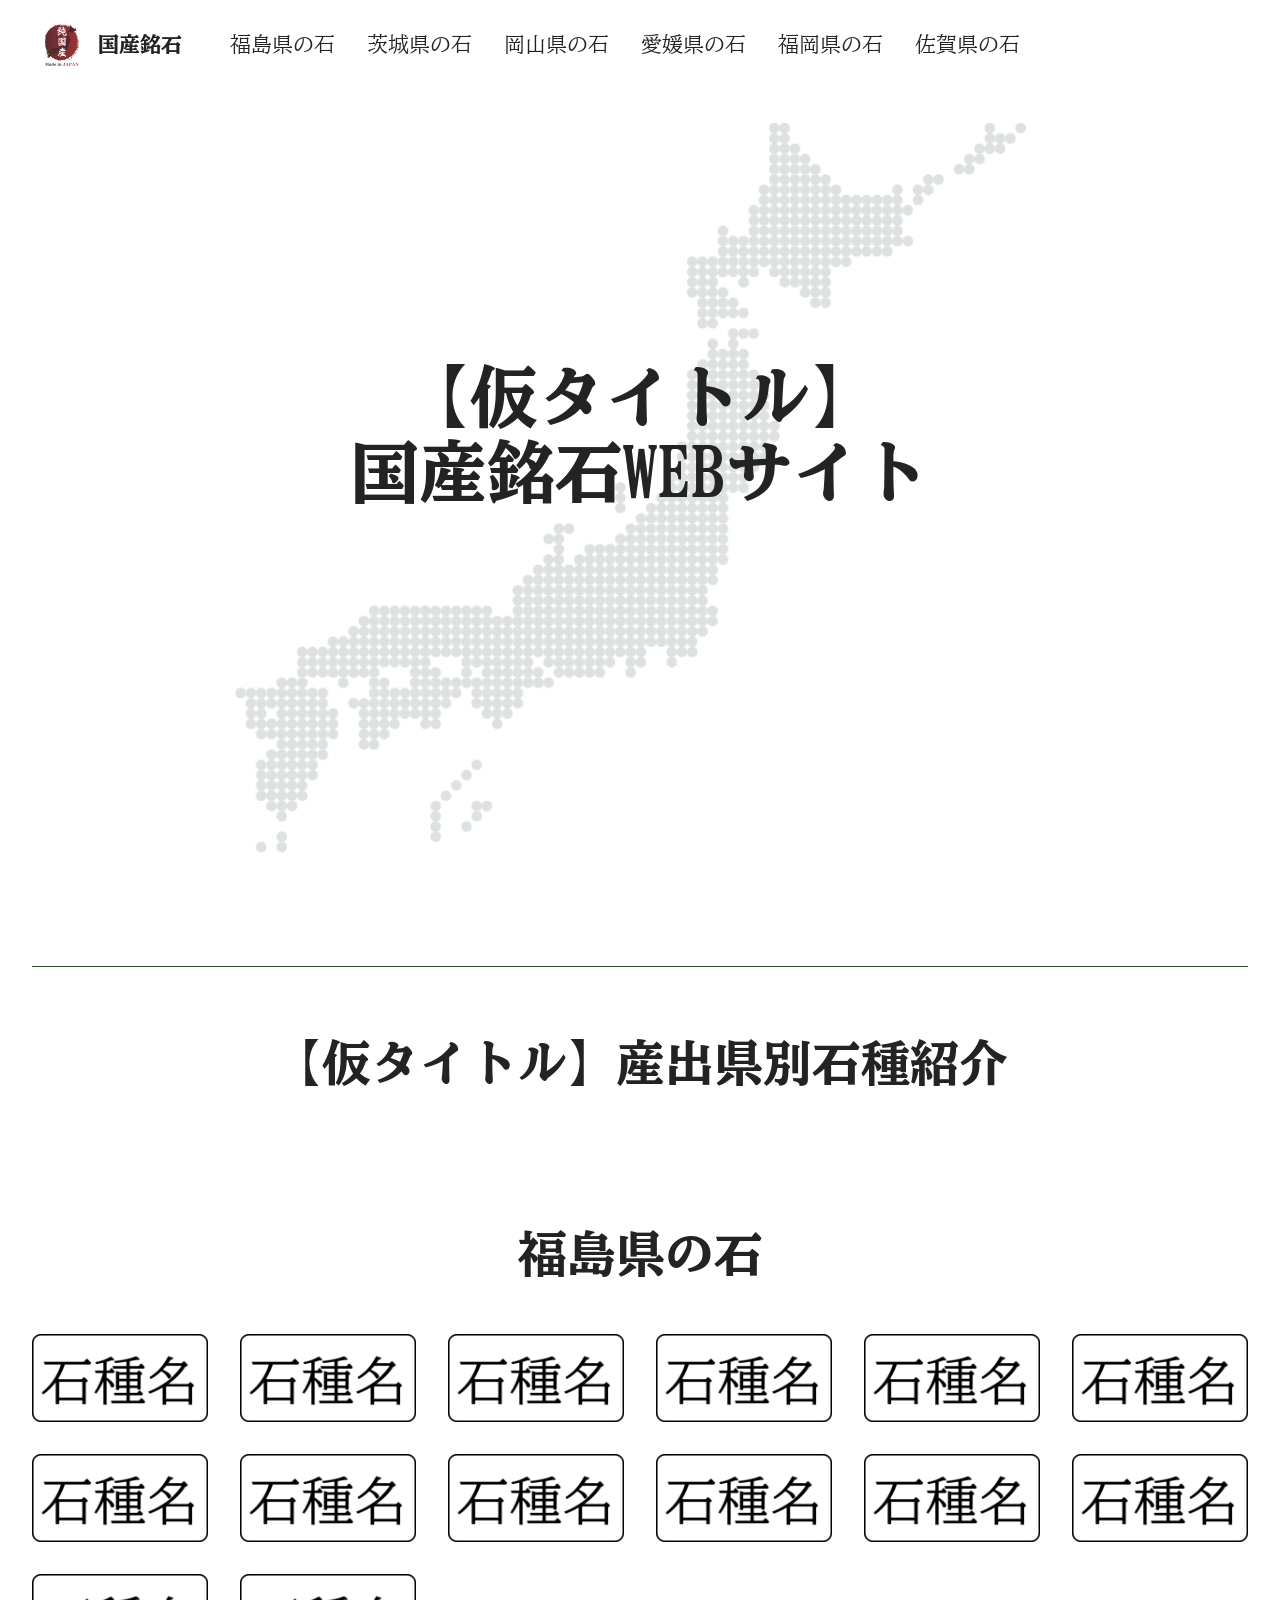
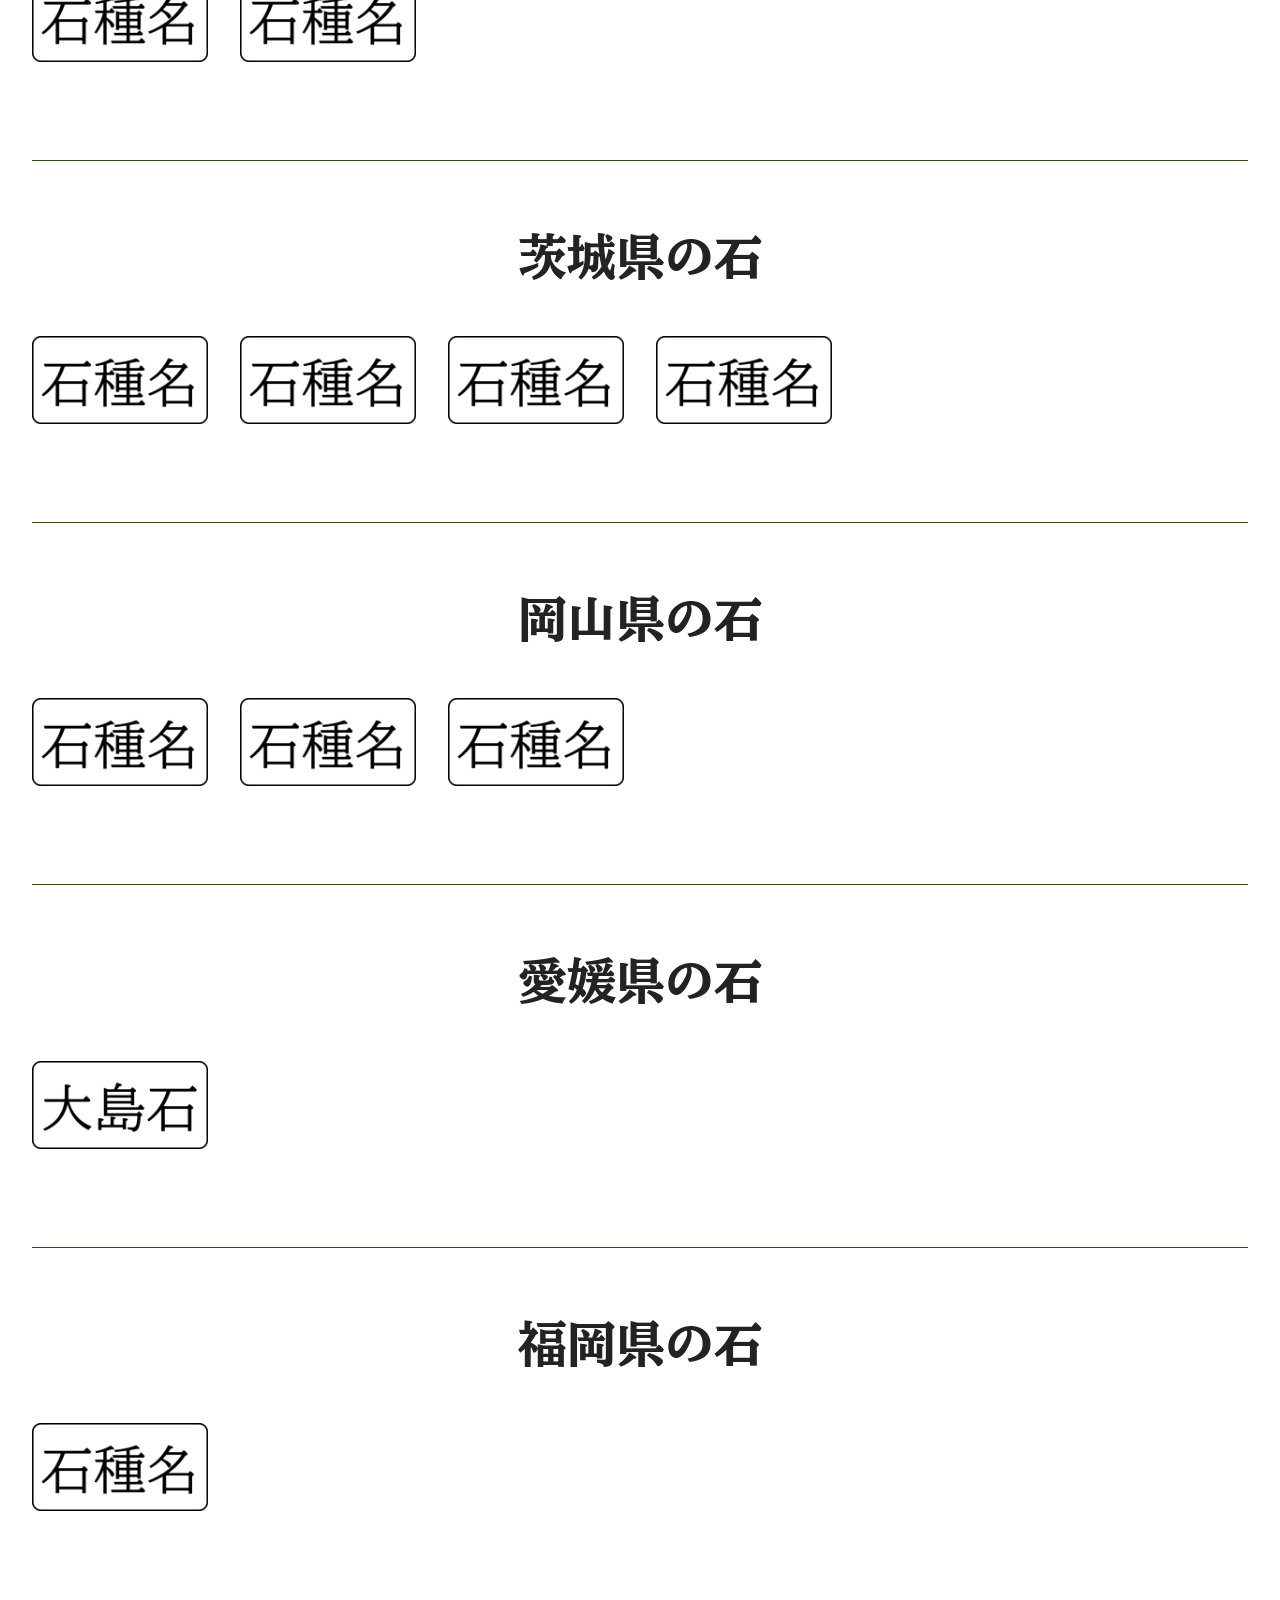
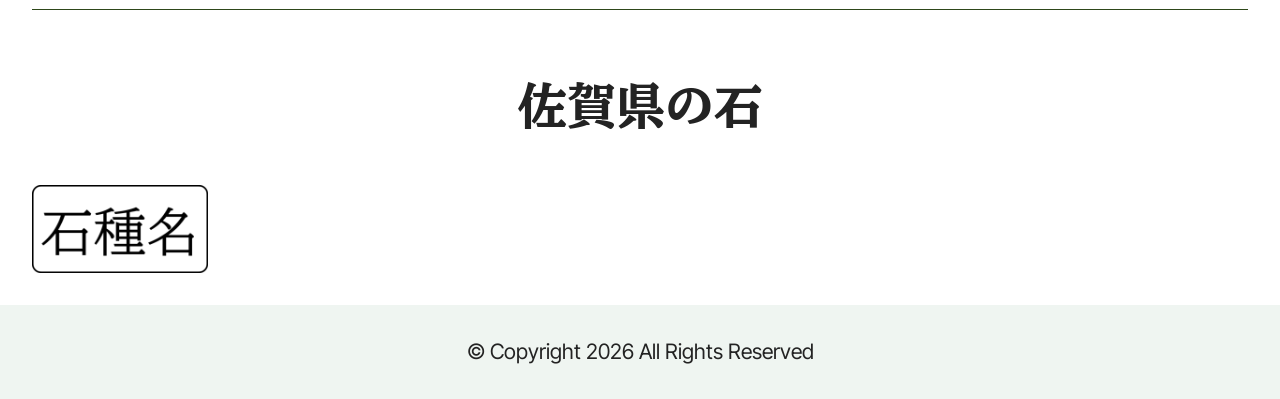
<file: index.html>
<!DOCTYPE html>
<html  >
<head>
  <!-- Site made with Mobirise Website Builder v6.0.1, https://mobirise.com -->
  <meta charset="UTF-8">
  <meta http-equiv="X-UA-Compatible" content="IE=edge">
  <meta name="generator" content="Mobirise v6.0.1, mobirise.com">
  <meta name="viewport" content="width=device-width, initial-scale=1, minimum-scale=1">
  <link rel="shortcut icon" href="assets/images/2026-02-12-1-jun-kokusan-logo-rgb-80x94.png" type="image/x-icon">
  <meta name="description" content="">
  
  
  <title>国産銘石WEBページ</title>
  <link rel="stylesheet" href="assets/web/assets/mobirise-icons2/mobirise2.css">
  <link rel="stylesheet" href="assets/bootstrap/css/bootstrap.min.css">
  <link rel="stylesheet" href="assets/bootstrap/css/bootstrap-grid.min.css">
  <link rel="stylesheet" href="assets/bootstrap/css/bootstrap-reboot.min.css">
  <link rel="stylesheet" href="assets/dropdown/css/style.css">
  <link rel="stylesheet" href="assets/theme/css/style.css">
  <link rel="preload" href="https://fonts.googleapis.com/css?family=BIZ+UDMincho:400,700&display=swap" as="style" onload="this.onload=null;this.rel='stylesheet'">
  <noscript><link rel="stylesheet" href="https://fonts.googleapis.com/css?family=BIZ+UDMincho:400,700&display=swap"></noscript>
  <link rel="preload" href="https://fonts.googleapis.com/css?family=Inter+Tight:100,200,300,400,500,600,700,800,900,100i,200i,300i,400i,500i,600i,700i,800i,900i&display=swap" as="style" onload="this.onload=null;this.rel='stylesheet'">
  <noscript><link rel="stylesheet" href="https://fonts.googleapis.com/css?family=Inter+Tight:100,200,300,400,500,600,700,800,900,100i,200i,300i,400i,500i,600i,700i,800i,900i&display=swap"></noscript>
  <link rel="preload" as="style" href="assets/mobirise/css/mbr-additional.css?v=Y9dAZg"><link rel="stylesheet" href="assets/mobirise/css/mbr-additional.css?v=Y9dAZg" type="text/css">

  
  
  
</head>
<body>
  
  <section data-bs-version="5.1" class="menu menu6 cid-vaeOSyXahy" once="menu" id="menu06-d">
	

	<nav class="navbar navbar-dropdown opacityScrollOff navbar-fixed-top navbar-expand-lg">
		<div class="container">
			<div class="navbar-brand">
				<span class="navbar-logo">
					
						<a href="index.html"><img src="assets/images/2026-02-12-1-jun-kokusan-logo-rgb-80x94.png" alt="" style="height: 3rem;"></a>
					
				</span>
				<span class="navbar-caption-wrap"><a class="navbar-caption text-black text-primary display-7" href="index.html">国産銘石</a></span>
			</div>
			<button class="navbar-toggler" type="button" data-toggle="collapse" data-bs-toggle="collapse" data-target="#navbarSupportedContent" data-bs-target="#navbarSupportedContent" aria-controls="navbarNavAltMarkup" aria-expanded="false" aria-label="Toggle navigation">
				<div class="hamburger">
					<span></span>
					<span></span>
					<span></span>
					<span></span>
				</div>
			</button>
			<div class="collapse navbar-collapse opacityScrollOff" id="navbarSupportedContent">
				<ul class="navbar-nav nav-dropdown nav-right" data-app-modern-menu="true"><li class="nav-item">
						<a class="nav-link link text-black text-primary display-7" href="index.html#header2-14">福島県の石</a>
					</li>
					<li class="nav-item">
						<a class="nav-link link text-black text-primary display-7" href="index.html#tabs1-5" aria-expanded="false">茨城県の石</a>
					</li>
					<li class="nav-item">
						<a class="nav-link link text-black text-primary display-7" href="index.html#tabs1-6">岡山県の石</a>
					</li><li class="nav-item"><a class="nav-link link text-black text-primary display-7" href="index.html#tabs1-7">愛媛県の石</a></li><li class="nav-item"><a class="nav-link link text-black text-primary display-7" href="index.html#tabs1-g">福岡県の石</a></li><li class="nav-item"><a class="nav-link link text-black text-primary display-7" href="index.html#tabs1-h">佐賀県の石</a></li></ul>
				
				
			</div>
		</div>
	</nav>
</section>

<section data-bs-version="5.1" class="header19 cid-vaIiSrTNQL mbr-fullscreen" id="header19-16">
  

  
  
  <div class="container">
    <div class="row">
      <div class="content-wrap col-12 col-md-8">
        <h1 class="mbr-section-title mbr-fonts-style mb-4 display-1"><strong>【仮タイトル】
</strong><div><strong>国産銘石WEBサイト</strong></div></h1>
        
        
        
      </div>
    </div>
  </div>
</section>

<section data-bs-version="5.1" class="tabs content18 cid-vaeTpb9r76" id="tabs1-k">

    

    
    
    <div class="container">
        
        <div class="row justify-content-center mt-4">
            <div class="col-12 col-md-12">
                <ul class="nav nav-tabs mb-4" role="tablist">
                    <li class="nav-item first mbr-fonts-style"><a class="nav-link mbr-fonts-style show active display-7" role="tab" data-toggle="tab" data-bs-toggle="tab" href="#tabs1-5_tab0" aria-selected="true"></a></li>
                    
                    
                    
                    
                    
                </ul>
                <div class="tab-content">
                    <div id="tab1" class="tab-pane in active" role="tabpanel">
                        <div class="row">
                            <div class="col-md-12">
                                <p class="mbr-text mbr-fonts-style display-7"></p>
                            </div>
                        </div>
                    </div>
                    
                    
                    
                    
                    
                </div>
            </div>
        </div>
    </div>
</section>

<section data-bs-version="5.1" class="header6 cid-vchToL41XT" id="header6-2p">

    

    
    

    <div class="align-center container">
        <div class="row justify-content-center">
            <div class="col-12 col-lg-10">
                
                <h2 class="mbr-section-subtitle mbr-fonts-style mbr-white mb-3 display-2"><strong>【仮タイトル】産出県別石種紹介</strong></h2>
                
                
            </div>
        </div>
    </div>
</section>

<section data-bs-version="5.1" class="header2 cid-vajk5BXY2i" id="header2-14">

    

    
    

    <div class="container">
        <div class="row">
            <div class="col-12 col-lg-7">
                
                
                
                
            </div>
        </div>
    </div>
</section>

<section data-bs-version="5.1" class="features13 start cid-vaOuyipUv2" id="features013-25">
    

<div class="container">
  <div class="row justify-content-center">
    <div class="col-12 content-head">
      <div class="mbr-section-head mb-5">
        <h4 class="mbr-section-title mbr-fonts-style align-center mb-0 display-2"><strong>福島県の石</strong></h4>
        
      </div>
    </div>
  </div>
  <div class="row mbr-section-content">
    <div class="item features-image col-6 col-md-4 col-lg-2">
      <div class="item-wrapper">
        <div class="item-img">
          <a href="oshima.html"><img src="assets/images/sekisyumei-1-376x188.png" alt="" title="" data-slide-to="0" data-bs-slide-to="0"></a>
        </div>
        
        
      </div>
    </div><div class="item features-image col-6 col-md-4 col-lg-2">
      <div class="item-wrapper">
        <div class="item-img">
          <a href="oshima.html"><img src="assets/images/sekisyumei-1-376x188.png" alt="" title="" data-slide-to="1" data-bs-slide-to="2"></a>
        </div>
        
        
      </div>
    </div><div class="item features-image col-6 col-md-4 col-lg-2">
      <div class="item-wrapper">
        <div class="item-img">
          <a href="oshima.html"><img src="assets/images/sekisyumei-1-376x188.png" alt="" title="" data-slide-to="2" data-bs-slide-to="3"></a>
        </div>
        
        
      </div>
    </div><div class="item features-image col-6 col-md-4 col-lg-2">
      <div class="item-wrapper">
        <div class="item-img">
          <a href="oshima.html"><img src="assets/images/sekisyumei-1-376x188.png" alt="" title="" data-slide-to="3" data-bs-slide-to="4"></a>
        </div>
        
        
      </div>
    </div><div class="item features-image col-6 col-md-4 col-lg-2">
      <div class="item-wrapper">
        <div class="item-img">
          <a href="oshima.html"><img src="assets/images/sekisyumei-1-376x188.png" alt="" title="" data-slide-to="4" data-bs-slide-to="5"></a>
        </div>
        
        
      </div>
    </div><div class="item features-image col-6 col-md-4 col-lg-2">
      <div class="item-wrapper">
        <div class="item-img">
          <a href="oshima.html"><img src="assets/images/sekisyumei-1-376x188.png" alt="" title="" data-slide-to="5" data-bs-slide-to="6"></a>
        </div>
        
        
      </div>
    </div><div class="item features-image col-6 col-md-4 col-lg-2">
      <div class="item-wrapper">
        <div class="item-img">
          <a href="oshima.html"><img src="assets/images/sekisyumei-1-376x188.png" alt="" title="" data-slide-to="6" data-bs-slide-to="7"></a>
        </div>
        
        
      </div>
    </div><div class="item features-image col-6 col-md-4 col-lg-2">
      <div class="item-wrapper">
        <div class="item-img">
          <a href="oshima.html"><img src="assets/images/sekisyumei-1-376x188.png" alt="" title="" data-slide-to="7" data-bs-slide-to="8"></a>
        </div>
        
        
      </div>
    </div><div class="item features-image col-6 col-md-4 col-lg-2">
      <div class="item-wrapper">
        <div class="item-img">
          <a href="oshima.html"><img src="assets/images/sekisyumei-1-376x188.png" alt="" title="" data-slide-to="8" data-bs-slide-to="9"></a>
        </div>
        
        
      </div>
    </div><div class="item features-image col-6 col-md-4 col-lg-2">
      <div class="item-wrapper">
        <div class="item-img">
          <a href="oshima.html"><img src="assets/images/sekisyumei-1-376x188.png" alt="" title="" data-slide-to="9" data-bs-slide-to="10"></a>
        </div>
        
        
      </div>
    </div><div class="item features-image col-6 col-md-4 col-lg-2">
      <div class="item-wrapper">
        <div class="item-img">
          <a href="oshima.html"><img src="assets/images/sekisyumei-1-376x188.png" alt="" title="" data-slide-to="10" data-bs-slide-to="11"></a>
        </div>
        
        
      </div>
    </div><div class="item features-image col-6 col-md-4 col-lg-2">
      <div class="item-wrapper">
        <div class="item-img">
          <a href="oshima.html"><img src="assets/images/sekisyumei-1-376x188.png" alt="" title="" data-slide-to="11" data-bs-slide-to="12"></a>
        </div>
        
        
      </div>
    </div><div class="item features-image col-6 col-md-4 col-lg-2">
      <div class="item-wrapper">
        <div class="item-img">
          <a href="oshima.html"><img src="assets/images/sekisyumei-1-376x188.png" alt="" title="" data-slide-to="12" data-bs-slide-to="13"></a>
        </div>
        
        
      </div>
    </div><div class="item features-image col-6 col-md-4 col-lg-2">
      <div class="item-wrapper">
        <div class="item-img">
          <a href="oshima.html"><img src="assets/images/sekisyumei-1-376x188.png" alt="" title="" data-slide-to="13" data-bs-slide-to="14"></a>
        </div>
        
        
      </div>
    </div>
    
    
    
    
    

  </div>
</div>
</section>

<section data-bs-version="5.1" class="tabs content18 cid-vaeJlmi0JO" id="tabs1-5">

    

    
    
    <div class="container">
        
        <div class="row justify-content-center mt-4">
            <div class="col-12 col-md-12">
                <ul class="nav nav-tabs mb-4" role="tablist">
                    <li class="nav-item first mbr-fonts-style"><a class="nav-link mbr-fonts-style show active display-7" role="tab" data-toggle="tab" data-bs-toggle="tab" href="#tabs1-5_tab0" aria-selected="true"></a></li>
                    
                    
                    
                    
                    
                </ul>
                <div class="tab-content">
                    <div id="tab1" class="tab-pane in active" role="tabpanel">
                        <div class="row">
                            <div class="col-md-12">
                                <p class="mbr-text mbr-fonts-style display-7"></p>
                            </div>
                        </div>
                    </div>
                    
                    
                    
                    
                    
                </div>
            </div>
        </div>
    </div>
</section>

<section data-bs-version="5.1" class="features13 start cid-vaOvNCyGkk" id="features013-26">
    

<div class="container">
  <div class="row justify-content-center">
    <div class="col-12 content-head">
      <div class="mbr-section-head mb-5">
        <h4 class="mbr-section-title mbr-fonts-style align-center mb-0 display-2"><strong>茨城県の石</strong></h4>
        
      </div>
    </div>
  </div>
  <div class="row mbr-section-content">
    <div class="item features-image col-6 col-md-4 col-lg-2">
      <div class="item-wrapper">
        <div class="item-img">
          <a href="oshima.html"><img src="assets/images/sekisyumei-1-376x188.png" alt="" title="" data-slide-to="0" data-bs-slide-to="0"></a>
        </div>
        
        
      </div>
    </div><div class="item features-image col-6 col-md-4 col-lg-2">
      <div class="item-wrapper">
        <div class="item-img">
          <a href="oshima.html"><img src="assets/images/sekisyumei-1-376x188.png" alt="" title="" data-slide-to="1" data-bs-slide-to="2"></a>
        </div>
        
        
      </div>
    </div><div class="item features-image col-6 col-md-4 col-lg-2">
      <div class="item-wrapper">
        <div class="item-img">
          <a href="oshima.html"><img src="assets/images/sekisyumei-1-376x188.png" alt="" title="" data-slide-to="2" data-bs-slide-to="3"></a>
        </div>
        
        
      </div>
    </div><div class="item features-image col-6 col-md-4 col-lg-2">
      <div class="item-wrapper">
        <div class="item-img">
          <a href="oshima.html"><img src="assets/images/sekisyumei-1-376x188.png" alt="" title="" data-slide-to="3" data-bs-slide-to="4"></a>
        </div>
        
        
      </div>
    </div>
    
    
    
    
    

  </div>
</div>
</section>

<section data-bs-version="5.1" class="tabs content18 cid-vaeJLoiBVd" id="tabs1-6">

    

    
    
    <div class="container">
        
        <div class="row justify-content-center mt-4">
            <div class="col-12 col-md-12">
                <ul class="nav nav-tabs mb-4" role="tablist">
                    <li class="nav-item first mbr-fonts-style"><a class="nav-link mbr-fonts-style show active display-7" role="tab" data-toggle="tab" data-bs-toggle="tab" href="#tabs1-5_tab0" aria-selected="true"></a></li>
                    
                    
                    
                    
                    
                </ul>
                <div class="tab-content">
                    <div id="tab1" class="tab-pane in active" role="tabpanel">
                        <div class="row">
                            <div class="col-md-12">
                                <p class="mbr-text mbr-fonts-style display-7"></p>
                            </div>
                        </div>
                    </div>
                    
                    
                    
                    
                    
                </div>
            </div>
        </div>
    </div>
</section>

<section data-bs-version="5.1" class="features13 start cid-vaOvZ3rdTB" id="features013-27">
    

<div class="container">
  <div class="row justify-content-center">
    <div class="col-12 content-head">
      <div class="mbr-section-head mb-5">
        <h4 class="mbr-section-title mbr-fonts-style align-center mb-0 display-2"><strong>岡山県の石</strong></h4>
        
      </div>
    </div>
  </div>
  <div class="row mbr-section-content">
    <div class="item features-image col-6 col-md-4 col-lg-2">
      <div class="item-wrapper">
        <div class="item-img">
          <a href="oshima.html"><img src="assets/images/sekisyumei-1-376x188.png" alt="" title="" data-slide-to="0" data-bs-slide-to="0"></a>
        </div>
        
        
      </div>
    </div><div class="item features-image col-6 col-md-4 col-lg-2">
      <div class="item-wrapper">
        <div class="item-img">
          <a href="oshima.html"><img src="assets/images/sekisyumei-1-376x188.png" alt="" title="" data-slide-to="1" data-bs-slide-to="2"></a>
        </div>
        
        
      </div>
    </div><div class="item features-image col-6 col-md-4 col-lg-2">
      <div class="item-wrapper">
        <div class="item-img">
          <a href="oshima.html"><img src="assets/images/sekisyumei-1-376x188.png" alt="" title="" data-slide-to="2" data-bs-slide-to="3"></a>
        </div>
        
        
      </div>
    </div>
    
    
    
    
    

  </div>
</div>
</section>

<section data-bs-version="5.1" class="tabs content18 cid-vaeJOjlcAH" id="tabs1-7">

    

    
    
    <div class="container">
        
        <div class="row justify-content-center mt-4">
            <div class="col-12 col-md-12">
                <ul class="nav nav-tabs mb-4" role="tablist">
                    <li class="nav-item first mbr-fonts-style"><a class="nav-link mbr-fonts-style show active display-7" role="tab" data-toggle="tab" data-bs-toggle="tab" href="#tabs1-5_tab0" aria-selected="true"></a></li>
                    
                    
                    
                    
                    
                </ul>
                <div class="tab-content">
                    <div id="tab1" class="tab-pane in active" role="tabpanel">
                        <div class="row">
                            <div class="col-md-12">
                                <p class="mbr-text mbr-fonts-style display-7"></p>
                            </div>
                        </div>
                    </div>
                    
                    
                    
                    
                    
                </div>
            </div>
        </div>
    </div>
</section>

<section data-bs-version="5.1" class="features13 start cid-vaOw4FDstQ" id="features013-28">
    

<div class="container">
  <div class="row justify-content-center">
    <div class="col-12 content-head">
      <div class="mbr-section-head mb-5">
        <h4 class="mbr-section-title mbr-fonts-style align-center mb-0 display-2"><strong>愛媛県の石</strong></h4>
        
      </div>
    </div>
  </div>
  <div class="row mbr-section-content">
    <div class="item features-image col-6 col-md-4 col-lg-2 active">
      <div class="item-wrapper">
        <div class="item-img">
          <a href="oshima.html"><img src="assets/images/ooshima-button-376x188.png" alt="大島石 | " title="" data-slide-to="1" data-bs-slide-to="1"></a>
        </div>
        
        
      </div>
    </div>
    
    
    
    
    

  </div>
</div>
</section>

<section data-bs-version="5.1" class="tabs content18 cid-vaeR7ggiJF" id="tabs1-g">

    

    
    
    <div class="container">
        
        <div class="row justify-content-center mt-4">
            <div class="col-12 col-md-12">
                <ul class="nav nav-tabs mb-4" role="tablist">
                    <li class="nav-item first mbr-fonts-style"><a class="nav-link mbr-fonts-style show active display-7" role="tab" data-toggle="tab" data-bs-toggle="tab" href="#tabs1-5_tab0" aria-selected="true"></a></li>
                    
                    
                    
                    
                    
                </ul>
                <div class="tab-content">
                    <div id="tab1" class="tab-pane in active" role="tabpanel">
                        <div class="row">
                            <div class="col-md-12">
                                <p class="mbr-text mbr-fonts-style display-7"></p>
                            </div>
                        </div>
                    </div>
                    
                    
                    
                    
                    
                </div>
            </div>
        </div>
    </div>
</section>

<section data-bs-version="5.1" class="features13 start cid-vaOwbuNvrB" id="features013-29">
    

<div class="container">
  <div class="row justify-content-center">
    <div class="col-12 content-head">
      <div class="mbr-section-head mb-5">
        <h4 class="mbr-section-title mbr-fonts-style align-center mb-0 display-2"><strong>福岡県の石</strong></h4>
        
      </div>
    </div>
  </div>
  <div class="row mbr-section-content">
    <div class="item features-image col-6 col-md-4 col-lg-2">
      <div class="item-wrapper">
        <div class="item-img">
          <a href="oshima.html"><img src="assets/images/sekisyumei-1-376x188.png" alt="" title="" data-slide-to="0" data-bs-slide-to="0"></a>
        </div>
        
        
      </div>
    </div>
    
    
    
    
    

  </div>
</div>
</section>

<section data-bs-version="5.1" class="tabs content18 cid-vaeRelMKVJ" id="tabs1-h">

    

    
    
    <div class="container">
        
        <div class="row justify-content-center mt-4">
            <div class="col-12 col-md-12">
                <ul class="nav nav-tabs mb-4" role="tablist">
                    <li class="nav-item first mbr-fonts-style"><a class="nav-link mbr-fonts-style show active display-7" role="tab" data-toggle="tab" data-bs-toggle="tab" href="#tabs1-5_tab0" aria-selected="true"></a></li>
                    
                    
                    
                    
                    
                </ul>
                <div class="tab-content">
                    <div id="tab1" class="tab-pane in active" role="tabpanel">
                        <div class="row">
                            <div class="col-md-12">
                                <p class="mbr-text mbr-fonts-style display-7"></p>
                            </div>
                        </div>
                    </div>
                    
                    
                    
                    
                    
                </div>
            </div>
        </div>
    </div>
</section>

<section data-bs-version="5.1" class="features13 start cid-vaOwge8Iua" id="features013-2a">
    

<div class="container">
  <div class="row justify-content-center">
    <div class="col-12 content-head">
      <div class="mbr-section-head mb-5">
        <h4 class="mbr-section-title mbr-fonts-style align-center mb-0 display-2"><strong>佐賀県の石</strong></h4>
        
      </div>
    </div>
  </div>
  <div class="row mbr-section-content">
    <div class="item features-image col-6 col-md-4 col-lg-2">
      <div class="item-wrapper">
        <div class="item-img">
          <a href="oshima.html"><img src="assets/images/sekisyumei-1-376x188.png" alt="" title="" data-slide-to="0" data-bs-slide-to="0"></a>
        </div>
        
        
      </div>
    </div>
    
    
    
    
    

  </div>
</div>
</section>

<section data-bs-version="5.1" class="footer4 cid-vaeUvfg0eB" once="footers" id="footer04-l">

    

    

    <div class="container">
        <div class="media-container-row align-center mbr-white">
            <div class="col-12">
                <p class="mbr-text mb-0 mbr-fonts-style display-4">
                    © Copyright 2026 All Rights Reserved
                </p>
            </div>
        </div>
    </div>
</section><script src="assets/bootstrap/js/bootstrap.bundle.min.js"></script>  <script src="assets/smoothscroll/smooth-scroll.js"></script>  <script src="assets/ytplayer/index.js"></script>  <script src="assets/dropdown/js/navbar-dropdown.js"></script>  <script src="assets/mbr-tabs/mbr-tabs.js"></script>  <script src="assets/theme/js/script.js"></script>  
  
  
 <div id="scrollToTop" class="scrollToTop mbr-arrow-up"><a style="text-align: center;"><i class="mbr-arrow-up-icon mbr-arrow-up-icon-cm cm-icon cm-icon-smallarrow-up"></i></a></div>
  </body>
</html>
</file>
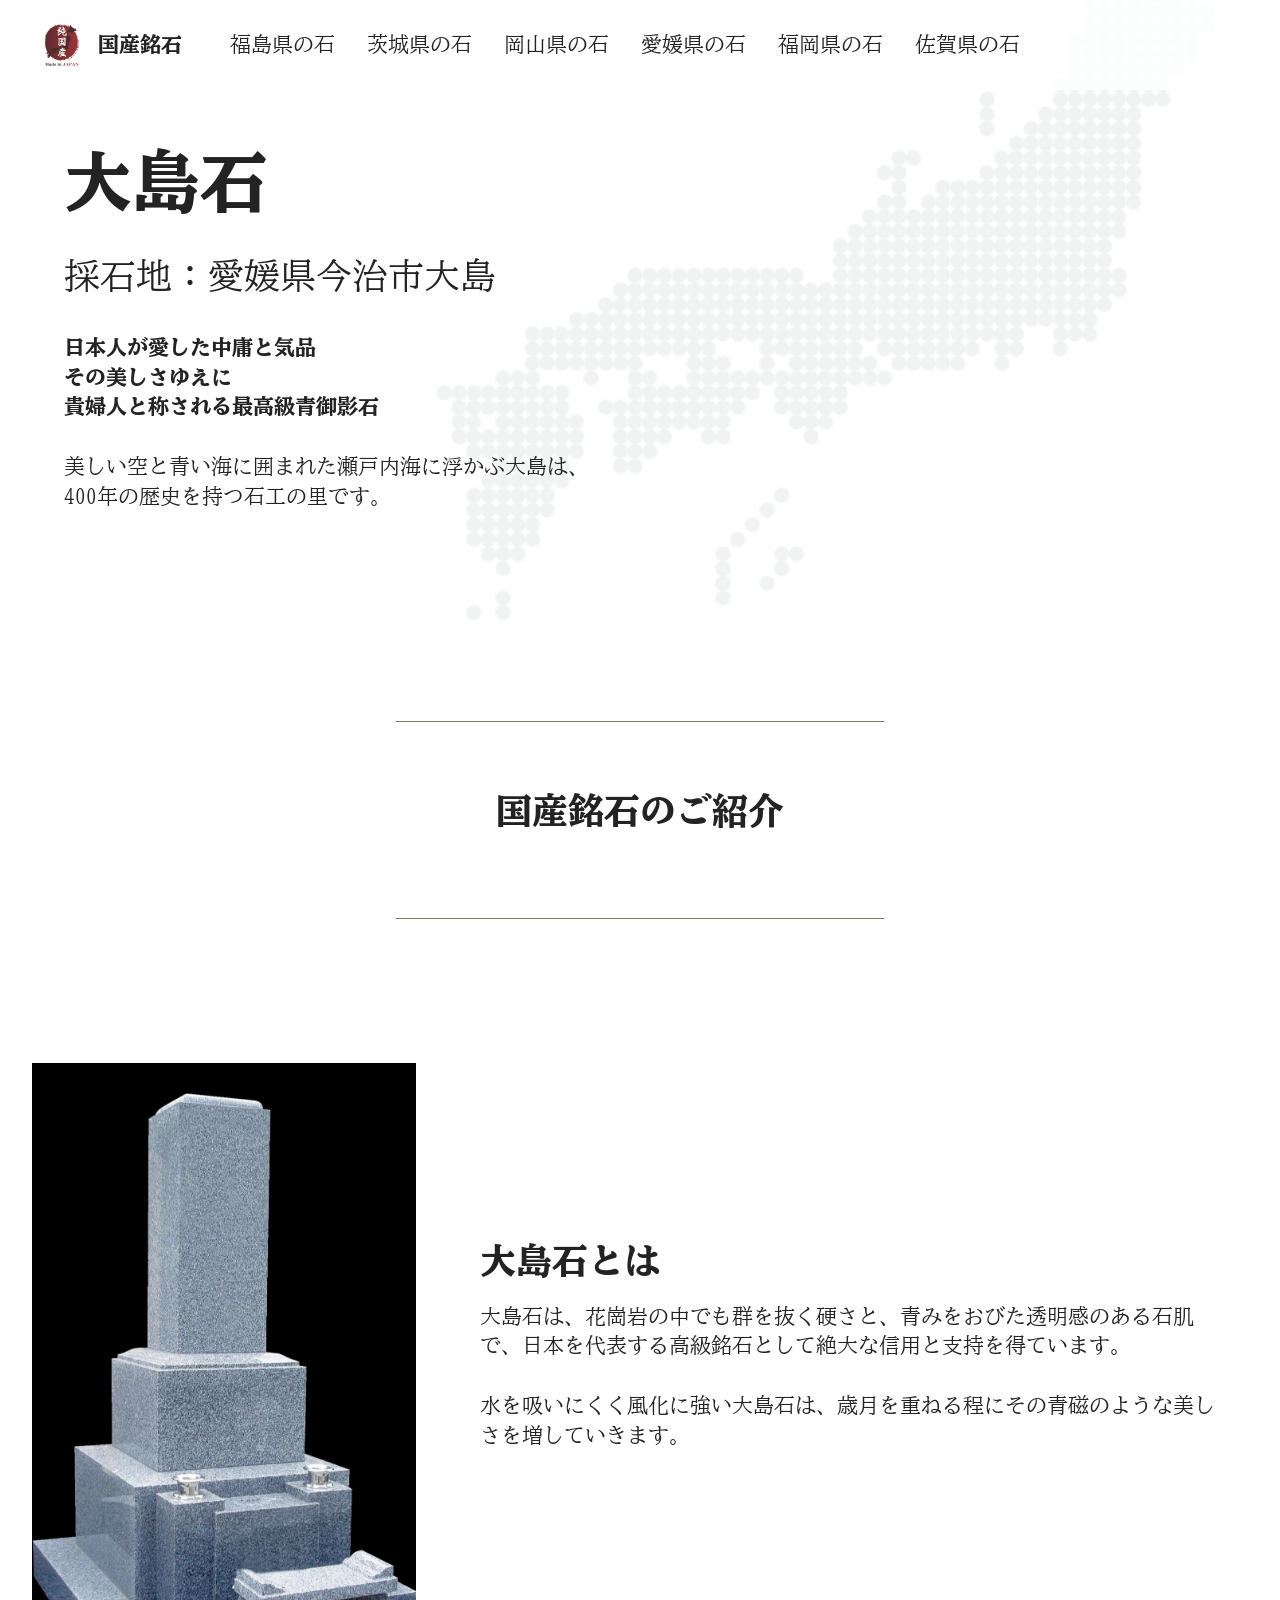
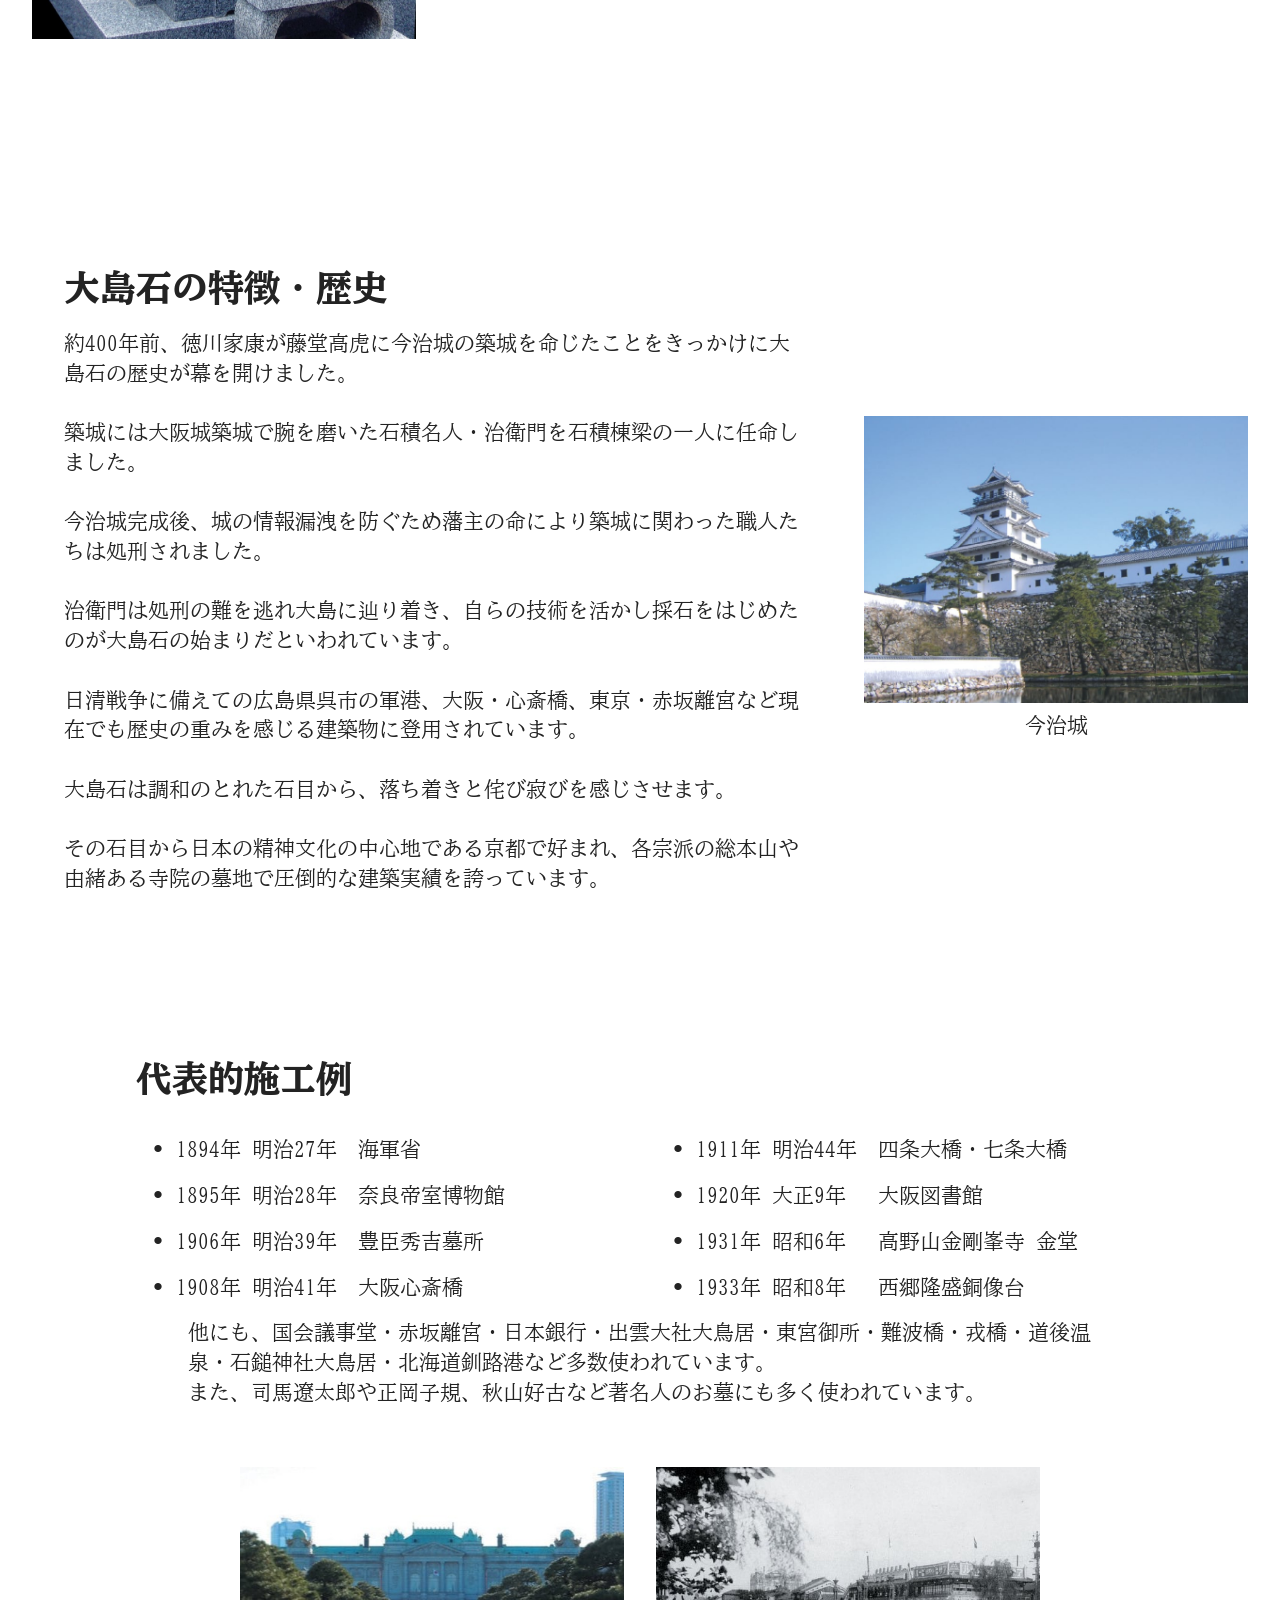
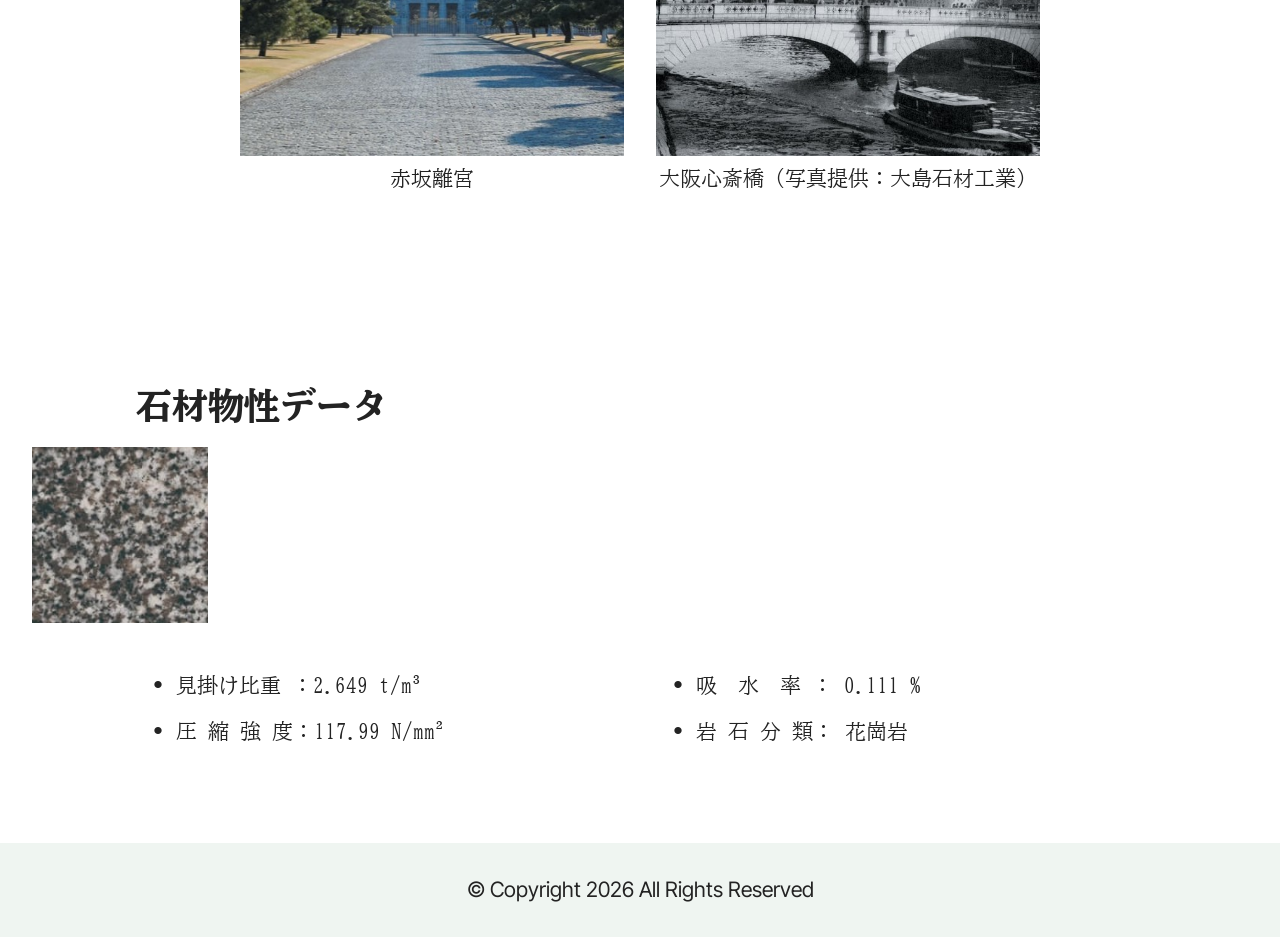
<file: oshima.html>
<!DOCTYPE html>
<html  >
<head>
  <!-- Site made with Mobirise Website Builder v6.0.1, https://mobirise.com -->
  <meta charset="UTF-8">
  <meta http-equiv="X-UA-Compatible" content="IE=edge">
  <meta name="generator" content="Mobirise v6.0.1, mobirise.com">
  <meta name="viewport" content="width=device-width, initial-scale=1, minimum-scale=1">
  <link rel="shortcut icon" href="assets/images/2026-02-12-1-jun-kokusan-logo-rgb-80x94.png" type="image/x-icon">
  <meta name="description" content="">
  
  
  <title>大島石</title>
  <link rel="stylesheet" href="assets/web/assets/mobirise-icons2/mobirise2.css">
  <link rel="stylesheet" href="assets/bootstrap/css/bootstrap.min.css">
  <link rel="stylesheet" href="assets/bootstrap/css/bootstrap-grid.min.css">
  <link rel="stylesheet" href="assets/bootstrap/css/bootstrap-reboot.min.css">
  <link rel="stylesheet" href="assets/dropdown/css/style.css">
  <link rel="stylesheet" href="assets/theme/css/style.css">
  <link rel="preload" href="https://fonts.googleapis.com/css?family=BIZ+UDMincho:400,700&display=swap" as="style" onload="this.onload=null;this.rel='stylesheet'">
  <noscript><link rel="stylesheet" href="https://fonts.googleapis.com/css?family=BIZ+UDMincho:400,700&display=swap"></noscript>
  <link rel="preload" href="https://fonts.googleapis.com/css?family=Inter+Tight:100,200,300,400,500,600,700,800,900,100i,200i,300i,400i,500i,600i,700i,800i,900i&display=swap" as="style" onload="this.onload=null;this.rel='stylesheet'">
  <noscript><link rel="stylesheet" href="https://fonts.googleapis.com/css?family=Inter+Tight:100,200,300,400,500,600,700,800,900,100i,200i,300i,400i,500i,600i,700i,800i,900i&display=swap"></noscript>
  <link rel="preload" as="style" href="assets/mobirise/css/mbr-additional.css?v=MhJetH"><link rel="stylesheet" href="assets/mobirise/css/mbr-additional.css?v=MhJetH" type="text/css">

  
  
  
</head>
<body>
  
  <section data-bs-version="5.1" class="menu menu6 cid-vaeOSyXahy" once="menu" id="menu06-m">
	

	<nav class="navbar navbar-dropdown opacityScrollOff navbar-fixed-top navbar-expand-lg">
		<div class="container">
			<div class="navbar-brand">
				<span class="navbar-logo">
					
						<a href="index.html"><img src="assets/images/2026-02-12-1-jun-kokusan-logo-rgb-80x94.png" alt="" style="height: 3rem;"></a>
					
				</span>
				<span class="navbar-caption-wrap"><a class="navbar-caption text-black text-primary display-7" href="index.html">国産銘石</a></span>
			</div>
			<button class="navbar-toggler" type="button" data-toggle="collapse" data-bs-toggle="collapse" data-target="#navbarSupportedContent" data-bs-target="#navbarSupportedContent" aria-controls="navbarNavAltMarkup" aria-expanded="false" aria-label="Toggle navigation">
				<div class="hamburger">
					<span></span>
					<span></span>
					<span></span>
					<span></span>
				</div>
			</button>
			<div class="collapse navbar-collapse opacityScrollOff" id="navbarSupportedContent">
				<ul class="navbar-nav nav-dropdown nav-right" data-app-modern-menu="true"><li class="nav-item">
						<a class="nav-link link text-black text-primary display-7" href="index.html#header2-14">福島県の石</a>
					</li>
					<li class="nav-item">
						<a class="nav-link link text-black text-primary display-7" href="index.html#tabs1-5" aria-expanded="false">茨城県の石</a>
					</li>
					<li class="nav-item">
						<a class="nav-link link text-black text-primary display-7" href="index.html#tabs1-6">岡山県の石</a>
					</li><li class="nav-item"><a class="nav-link link text-black text-primary display-7" href="index.html#tabs1-7">愛媛県の石</a></li><li class="nav-item"><a class="nav-link link text-black text-primary display-7" href="index.html#tabs1-g">福岡県の石</a></li><li class="nav-item"><a class="nav-link link text-black text-primary display-7" href="index.html#tabs1-h">佐賀県の石</a></li></ul>
				
				
			</div>
		</div>
	</nav>
</section>

<section data-bs-version="5.1" class="header09 startm5 cid-vafU8xXLUu" id="header09-v">	
    
	<div class="mbr-overlay" style="opacity: 0.6; background-color: rgb(255, 255, 255);"></div>
	
	<div class="container">
		<div class="row">
			<div class="content-wrap col-12 col-md-12">
				<h1 class="mbr-section-title mbr-fonts-style mbr-white mb-4 display-1"><strong>大島石</strong></h1>
				<h2 class="mbr-section-title mbr-fonts-style mbr-white mb-4 display-5">採石地：愛媛県今治市大島</h2>
				<p class="mbr-fonts-style mbr-text mbr-white mb-4 display-7"><strong>日本人が愛した中庸と気品
<br>その美しさゆえに
<br>貴婦人と称される最高級青御影石<br></strong><strong><br></strong>美しい空と青い海に囲まれた瀬戸内海に浮かぶ大島は、
<br>400年の歴史を持つ石工の里です。<strong><br></strong></p>
				
			</div>
		</div>
	</div>
</section>

<section data-bs-version="5.1" class="tabs content18 cid-vchR0GLeAi" id="tabs1-2n">

    

    
    
    <div class="container">
        
        <div class="row justify-content-center mt-4">
            <div class="col-12 col-md-5">
                <ul class="nav nav-tabs mb-4" role="tablist">
                    <li class="nav-item first mbr-fonts-style"><a class="nav-link mbr-fonts-style show active display-7" role="tab" data-toggle="tab" data-bs-toggle="tab" href="#tabs1-2n_tab0" aria-selected="true"></a></li>
                    
                    
                    
                    
                    
                </ul>
                <div class="tab-content">
                    <div id="tab1" class="tab-pane in active" role="tabpanel">
                        <div class="row">
                            <div class="col-md-12">
                                <p class="mbr-text mbr-fonts-style display-7"></p>
                            </div>
                        </div>
                    </div>
                    
                    
                    
                    
                    
                </div>
            </div>
        </div>
    </div>
</section>

<section data-bs-version="5.1" class="header6 cid-vchQugL0Kf" id="header6-2m">

    

    
    

    <div class="align-center container">
        <div class="row justify-content-center">
            <div class="col-12 col-lg-8">
                
                <h2 class="mbr-section-subtitle mbr-fonts-style mbr-white mb-3 display-5"><strong>国産銘石のご紹介</strong></h2>
                
                
            </div>
        </div>
    </div>
</section>

<section data-bs-version="5.1" class="tabs content18 cid-vchRe245cv" id="tabs1-2o">

    

    
    
    <div class="container">
        
        <div class="row justify-content-center mt-4">
            <div class="col-12 col-md-5">
                <ul class="nav nav-tabs mb-4" role="tablist">
                    <li class="nav-item first mbr-fonts-style"><a class="nav-link mbr-fonts-style show active display-7" role="tab" data-toggle="tab" data-bs-toggle="tab" href="#tabs1-2n_tab0" aria-selected="true"></a></li>
                    
                    
                    
                    
                    
                </ul>
                <div class="tab-content">
                    <div id="tab1" class="tab-pane in active" role="tabpanel">
                        <div class="row">
                            <div class="col-md-12">
                                <p class="mbr-text mbr-fonts-style display-7"></p>
                            </div>
                        </div>
                    </div>
                    
                    
                    
                    
                    
                </div>
            </div>
        </div>
    </div>
</section>

<section data-bs-version="5.1" class="image1 cid-vaNVQm8tdC" id="image1-1e">
    

    
    

    <div class="container">
        <div class="row align-items-center">
            <div class="col-12 col-lg-4">
                <div class="image-wrapper">
                    <img src="assets/images/oshima-boseki-1256x1677.jpeg" alt="大島石">
                    
                </div>
            </div>
            <div class="col-12 col-lg">
                <div class="text-wrapper">
                    <h3 class="mbr-section-title mbr-fonts-style mb-3 display-5"><strong>大島石とは</strong></h3>
                    <p class="mbr-text mbr-fonts-style display-7">大島石は、花崗岩の中でも群を抜く硬さと、青みをおびた透明感のある石肌で、日本を代表する高級銘石として絶大な信用と支持を得ています。
<br>
<br>水を吸いにくく風化に強い大島石は、歳月を重ねる程にその青磁のような美しさを増していきます。</p>
                </div>
            </div>
        </div>
    </div>
</section>

<section data-bs-version="5.1" class="image2 cid-vaNVQIfJaA" id="image2-1f">
    

    
    

    <div class="container">
        <div class="row align-items-center">
            <div class="col-12 col-lg-4">
                <div class="image-wrapper">
                    <img src="assets/images/oshima-imabari-jo-816x610.jpg" alt="今治城">
                    <p class="mbr-description mbr-fonts-style mt-2 align-center display-7">今治城</p>
                </div>
            </div>
            <div class="col-12 col-lg">
                <div class="text-wrapper">
                    <h3 class="mbr-section-title mbr-fonts-style mb-3 display-5"><strong>大島石の特徴・歴史</strong></h3>
                    <p class="mbr-text mbr-fonts-style display-7">約400年前、徳川家康が藤堂高虎に今治城の築城を命じたことをきっかけに大島石の歴史が幕を開けました。
<br>
<br>築城には大阪城築城で腕を磨いた石積名人・治衛門を石積棟梁の一人に任命しました。
<br>
<br>今治城完成後、城の情報漏洩を防ぐため藩主の命により築城に関わった職人たちは処刑されました。
<br>
<br>治衛門は処刑の難を逃れ大島に辿り着き、自らの技術を活かし採石をはじめたのが大島石の始まりだといわれています。
<br>
<br>日清戦争に備えての広島県呉市の軍港、大阪・心斎橋、東京・赤坂離宮など現在でも歴史の重みを感じる建築物に登用されています。
<br>
<br>大島石は調和のとれた石目から、落ち着きと侘び寂びを感じさせます。
<br>
<br>その石目から日本の精神文化の中心地である京都で好まれ、各宗派の総本山や由緒ある寺院の墓地で圧倒的な建築実績を誇っています。</p>
                </div>
            </div>
        </div>
    </div>
</section>

<section data-bs-version="5.1" class="content13 cid-vaOdrDyv0h" id="content13-1q">
    

    
    
    <div class="container">
        <div class="row justify-content-center">
            <div class="col-md-12 col-lg-10">
                <h3 class="mbr-section-title mbr-fonts-style mb-4 display-5"><strong>代表的施工例</strong></h3>
            </div>
        </div>
        <div class="row justify-content-center">
            <div class="col-md-12 col-lg-10">
                <div class="row justify-content-center">
                    <div class="col-12 col-lg-6">
                        <ul class="list mbr-fonts-style display-7">
                            <li>1894年 明治27年　海軍省</li>
                            <li>1895年 明治28年　奈良帝室博物館</li><li>1906年 明治39年　豊臣秀吉墓所</li><li>1908年 明治41年　大阪心斎橋</li>
                        </ul>
                    </div>
                    <div class="col-12 col-lg-6">
                        <ul class="list mbr-fonts-style display-7">
                            <li>1911年 明治44年　四条大橋・七条大橋</li>
                            <li>1920年 大正9年　 大阪図書館</li><li>1931年 昭和6年　 高野山金剛峯寺 金堂</li><li>1933年 昭和8年　 西郷隆盛銅像台</li>
                        </ul>
                    </div>
                </div>
            </div>
        </div>
    </div>
</section>

<section data-bs-version="5.1" class="people07 cid-vaOfGWVl1n" id="people07-1s">
    
    <div class="container">
        <div class="row justify-content-center">
            <div class="col-md-12 col-lg-9">
                <p class="card-text mbr-fonts-style display-7">他にも、国会議事堂・赤坂離宮・日本銀行・出雲大社大鳥居・東宮御所・難波橋・戎橋・道後温泉・石鎚神社大鳥居・北海道釧路港など多数使われています。
<br>また、司馬遼太郎や正岡子規、秋山好古など著名人のお墓にも多く使われています。</p>
                
                
            </div>
        </div>
    </div>
</section>

<section data-bs-version="5.1" class="image5 cid-vaO1ex7g2i" id="image5-1j">
    
    
    
    <div class="container">
        <div class="row">
            <div class="col-12 col-md-8">
                <div class="row">
                    <div class="col-12 col-lg-6">
                        <div class="img-item mb-3">
                            <img src="assets/images/oshima-akasaka-rikyuu-641x478.jpeg" alt="赤坂離宮">
                            <p class="mbr-fonts-style align-center mt-2 display-7">赤坂離宮</p>
                        </div>
                    </div>
                    <div class="col-12 col-lg">
                        <div class="img-item mb-3">
                            <img src="assets/images/oshima-shinsaibashi-816x584.jpeg" alt="心斎橋">
                            <p class="mbr-fonts-style align-center mt-2 display-7">大阪心斎橋（写真提供：大島石材工業）</p>
                        </div>
                    </div>
                </div>
            </div>
        </div>
    </div>
</section>

<section data-bs-version="5.1" class="article11 cid-vaOi8ITflZ" id="article11-1w">
    

    
    
    <div class="container">
        <div class="row justify-content-center">
            <div class="title col-md-12 col-lg-10">
                <h3 class="mbr-section-title mbr-fonts-style align-center mt-0 mb-0 display-5"><strong>石材物性データ</strong></h3>
                
                
            </div>
        </div>
    </div>
</section>

<section data-bs-version="5.1" class="features13 start cid-vaOaBNIxAQ" id="features013-1o">
    

<div class="container">
  <div class="row justify-content-center">
    <div class="col-12 content-head">
      
    </div>
  </div>
  <div class="row mbr-section-content">
    <div class="item features-image col-6 col-md-4 col-lg-2">
      <div class="item-wrapper">
        <div class="item-img">
          <img src="assets/images/oshima-ishi-192x192.jpg" alt="" title="" data-slide-to="0" data-bs-slide-to="0">
        </div>
        
        
      </div>
    </div>
    
    
    
    
    

  </div>
</div>
</section>

<section data-bs-version="5.1" class="content13 cid-vaObw5kiEf" id="content13-1p">
    

    
    
    <div class="container">
        <div class="row justify-content-center">
            
        </div>
        <div class="row justify-content-center">
            <div class="col-md-12 col-lg-10">
                <div class="row justify-content-center">
                    <div class="col-12 col-lg-6">
                        <ul class="list mbr-fonts-style display-7">
                            <li>見掛け比重 ：2.649 t/m³<br></li>
                            <li>圧 縮 強 度：117.99 N/mm²</li>
                        </ul>
                    </div>
                    <div class="col-12 col-lg-6">
                        <ul class="list mbr-fonts-style display-7">
                            <li>吸　水　率 ： 0.111 %</li>
                            <li>岩 石 分 類： 花崗岩</li>
                        </ul>
                    </div>
                </div>
            </div>
        </div>
    </div>
</section>

<section data-bs-version="5.1" class="footer4 cid-vaeUvfg0eB" once="footers" id="footer04-n">

    

    

    <div class="container">
        <div class="media-container-row align-center mbr-white">
            <div class="col-12">
                <p class="mbr-text mb-0 mbr-fonts-style display-4">
                    © Copyright 2026 All Rights Reserved
                </p>
            </div>
        </div>
    </div>
</section><script src="assets/bootstrap/js/bootstrap.bundle.min.js"></script>  <script src="assets/smoothscroll/smooth-scroll.js"></script>  <script src="assets/ytplayer/index.js"></script>  <script src="assets/dropdown/js/navbar-dropdown.js"></script>  <script src="assets/mbr-tabs/mbr-tabs.js"></script>  <script src="assets/theme/js/script.js"></script>  
  
  
 <div id="scrollToTop" class="scrollToTop mbr-arrow-up"><a style="text-align: center;"><i class="mbr-arrow-up-icon mbr-arrow-up-icon-cm cm-icon cm-icon-smallarrow-up"></i></a></div>
  </body>
</html>
</file>
<file: assets/web/assets/mobirise-icons2/mobirise2.css>
@font-face {
  font-family: 'Moririse2';
  font-display: swap;
  src:  url('mobirise2.eot?f2bix4');
  src:  url('mobirise2.eot?f2bix4#iefix') format('embedded-opentype'),
    url('mobirise2.ttf?f2bix4') format('truetype'),
    url('mobirise2.woff?f2bix4') format('woff'),
    url('mobirise2.svg?f2bix4#mobirise2') format('svg');
  font-weight: normal;
  font-style: normal;
}

[class^="mobi-"], [class*=" mobi-"] {
  /* use !important to prevent issues with browser extensions that change fonts */
  font-family: 'Moririse2' !important;
  speak: none;
  font-style: normal;
  font-weight: normal;
  font-variant: normal;
  text-transform: none;
  line-height: 1;

  /* Better Font Rendering =========== */
  -webkit-font-smoothing: antialiased;
  -moz-osx-font-smoothing: grayscale;
}

.mobi-mbri-add-submenu:before {
  content: "\e900";
}
.mobi-mbri-alert:before {
  content: "\e901";
}
.mobi-mbri-align-center:before {
  content: "\e902";
}
.mobi-mbri-align-justify:before {
  content: "\e903";
}
.mobi-mbri-align-left:before {
  content: "\e904";
}
.mobi-mbri-align-right:before {
  content: "\e905";
}
.mobi-mbri-android:before {
  content: "\e906";
}
.mobi-mbri-apple:before {
  content: "\e907";
}
.mobi-mbri-arrow-down:before {
  content: "\e908";
}
.mobi-mbri-arrow-next:before {
  content: "\e909";
}
.mobi-mbri-arrow-prev:before {
  content: "\e90a";
}
.mobi-mbri-arrow-up:before {
  content: "\e90b";
}
.mobi-mbri-bold:before {
  content: "\e90c";
}
.mobi-mbri-bookmark:before {
  content: "\e90d";
}
.mobi-mbri-bootstrap:before {
  content: "\e90e";
}
.mobi-mbri-briefcase:before {
  content: "\e90f";
}
.mobi-mbri-browse:before {
  content: "\e910";
}
.mobi-mbri-bulleted-list:before {
  content: "\e911";
}
.mobi-mbri-calendar:before {
  content: "\e912";
}
.mobi-mbri-camera:before {
  content: "\e913";
}
.mobi-mbri-cart-add:before {
  content: "\e914";
}
.mobi-mbri-cart-full:before {
  content: "\e915";
}
.mobi-mbri-cash:before {
  content: "\e916";
}
.mobi-mbri-change-style:before {
  content: "\e917";
}
.mobi-mbri-chat:before {
  content: "\e918";
}
.mobi-mbri-clock:before {
  content: "\e919";
}
.mobi-mbri-close:before {
  content: "\e91a";
}
.mobi-mbri-cloud:before {
  content: "\e91b";
}
.mobi-mbri-code:before {
  content: "\e91c";
}
.mobi-mbri-contact-form:before {
  content: "\e91d";
}
.mobi-mbri-credit-card:before {
  content: "\e91e";
}
.mobi-mbri-cursor-click:before {
  content: "\e91f";
}
.mobi-mbri-cust-feedback:before {
  content: "\e920";
}
.mobi-mbri-database:before {
  content: "\e921";
}
.mobi-mbri-delivery:before {
  content: "\e922";
}
.mobi-mbri-desktop:before {
  content: "\e923";
}
.mobi-mbri-devices:before {
  content: "\e924";
}
.mobi-mbri-down:before {
  content: "\e925";
}
.mobi-mbri-download-2:before {
  content: "\e926";
}
.mobi-mbri-download:before {
  content: "\e927";
}
.mobi-mbri-drag-n-drop-2:before {
  content: "\e928";
}
.mobi-mbri-drag-n-drop:before {
  content: "\e929";
}
.mobi-mbri-edit-2:before {
  content: "\e92a";
}
.mobi-mbri-edit:before {
  content: "\e92b";
}
.mobi-mbri-error:before {
  content: "\e92c";
}
.mobi-mbri-extension:before {
  content: "\e92d";
}
.mobi-mbri-features:before {
  content: "\e92e";
}
.mobi-mbri-file:before {
  content: "\e92f";
}
.mobi-mbri-flag:before {
  content: "\e930";
}
.mobi-mbri-folder:before {
  content: "\e931";
}
.mobi-mbri-gift:before {
  content: "\e932";
}
.mobi-mbri-github:before {
  content: "\e933";
}
.mobi-mbri-globe-2:before {
  content: "\e934";
}
.mobi-mbri-globe:before {
  content: "\e935";
}
.mobi-mbri-growing-chart:before {
  content: "\e936";
}
.mobi-mbri-hearth:before {
  content: "\e937";
}
.mobi-mbri-help:before {
  content: "\e938";
}
.mobi-mbri-home:before {
  content: "\e939";
}
.mobi-mbri-hot-cup:before {
  content: "\e93a";
}
.mobi-mbri-idea:before {
  content: "\e93b";
}
.mobi-mbri-image-gallery:before {
  content: "\e93c";
}
.mobi-mbri-image-slider:before {
  content: "\e93d";
}
.mobi-mbri-info:before {
  content: "\e93e";
}
.mobi-mbri-italic:before {
  content: "\e93f";
}
.mobi-mbri-key:before {
  content: "\e940";
}
.mobi-mbri-laptop:before {
  content: "\e941";
}
.mobi-mbri-layers:before {
  content: "\e942";
}
.mobi-mbri-left-right:before {
  content: "\e943";
}
.mobi-mbri-left:before {
  content: "\e944";
}
.mobi-mbri-letter:before {
  content: "\e945";
}
.mobi-mbri-like:before {
  content: "\e946";
}
.mobi-mbri-link:before {
  content: "\e947";
}
.mobi-mbri-lock:before {
  content: "\e948";
}
.mobi-mbri-login:before {
  content: "\e949";
}
.mobi-mbri-logout:before {
  content: "\e94a";
}
.mobi-mbri-magic-stick:before {
  content: "\e94b";
}
.mobi-mbri-map-pin:before {
  content: "\e94c";
}
.mobi-mbri-menu:before {
  content: "\e94d";
}
.mobi-mbri-mobile-2:before {
  content: "\e94e";
}
.mobi-mbri-mobile-horizontal:before {
  content: "\e94f";
}
.mobi-mbri-mobile:before {
  content: "\e950";
}
.mobi-mbri-mobirise:before {
  content: "\e951";
}
.mobi-mbri-more-horizontal:before {
  content: "\e952";
}
.mobi-mbri-more-vertical:before {
  content: "\e953";
}
.mobi-mbri-music:before {
  content: "\e954";
}
.mobi-mbri-new-file:before {
  content: "\e955";
}
.mobi-mbri-numbered-list:before {
  content: "\e956";
}
.mobi-mbri-opened-folder:before {
  content: "\e957";
}
.mobi-mbri-pages:before {
  content: "\e958";
}
.mobi-mbri-paper-plane:before {
  content: "\e959";
}
.mobi-mbri-paperclip:before {
  content: "\e95a";
}
.mobi-mbri-phone:before {
  content: "\e95b";
}
.mobi-mbri-photo:before {
  content: "\e95c";
}
.mobi-mbri-photos:before {
  content: "\e95d";
}
.mobi-mbri-pin:before {
  content: "\e95e";
}
.mobi-mbri-play:before {
  content: "\e95f";
}
.mobi-mbri-plus:before {
  content: "\e960";
}
.mobi-mbri-preview:before {
  content: "\e961";
}
.mobi-mbri-print:before {
  content: "\e962";
}
.mobi-mbri-protect:before {
  content: "\e963";
}
.mobi-mbri-question:before {
  content: "\e964";
}
.mobi-mbri-quote-left:before {
  content: "\e965";
}
.mobi-mbri-quote-right:before {
  content: "\e966";
}
.mobi-mbri-redo:before {
  content: "\e967";
}
.mobi-mbri-refresh:before {
  content: "\e968";
}
.mobi-mbri-responsive-2:before {
  content: "\e969";
}
.mobi-mbri-responsive:before {
  content: "\e96a";
}
.mobi-mbri-right:before {
  content: "\e96b";
}
.mobi-mbri-rocket:before {
  content: "\e96c";
}
.mobi-mbri-sad-face:before {
  content: "\e96d";
}
.mobi-mbri-sale:before {
  content: "\e96e";
}
.mobi-mbri-save:before {
  content: "\e96f";
}
.mobi-mbri-search:before {
  content: "\e970";
}
.mobi-mbri-setting-2:before {
  content: "\e971";
}
.mobi-mbri-setting-3:before {
  content: "\e972";
}
.mobi-mbri-setting:before {
  content: "\e973";
}
.mobi-mbri-share:before {
  content: "\e974";
}
.mobi-mbri-shopping-bag:before {
  content: "\e975";
}
.mobi-mbri-shopping-basket:before {
  content: "\e976";
}
.mobi-mbri-shopping-cart:before {
  content: "\e977";
}
.mobi-mbri-sites:before {
  content: "\e978";
}
.mobi-mbri-smile-face:before {
  content: "\e979";
}
.mobi-mbri-speed:before {
  content: "\e97a";
}
.mobi-mbri-star:before {
  content: "\e97b";
}
.mobi-mbri-success:before {
  content: "\e97c";
}
.mobi-mbri-sun:before {
  content: "\e97d";
}
.mobi-mbri-sun2:before {
  content: "\e97e";
}
.mobi-mbri-tablet-vertical:before {
  content: "\e97f";
}
.mobi-mbri-tablet:before {
  content: "\e980";
}
.mobi-mbri-target:before {
  content: "\e981";
}
.mobi-mbri-timer:before {
  content: "\e982";
}
.mobi-mbri-to-ftp:before {
  content: "\e983";
}
.mobi-mbri-to-local-drive:before {
  content: "\e984";
}
.mobi-mbri-touch-swipe:before {
  content: "\e985";
}
.mobi-mbri-touch:before {
  content: "\e986";
}
.mobi-mbri-trash:before {
  content: "\e987";
}
.mobi-mbri-underline:before {
  content: "\e988";
}
.mobi-mbri-undo:before {
  content: "\e989";
}
.mobi-mbri-unlink:before {
  content: "\e98a";
}
.mobi-mbri-unlock:before {
  content: "\e98b";
}
.mobi-mbri-up-down:before {
  content: "\e98c";
}
.mobi-mbri-up:before {
  content: "\e98d";
}
.mobi-mbri-update:before {
  content: "\e98e";
}
.mobi-mbri-upload-2:before {
  content: "\e98f";
}
.mobi-mbri-upload:before {
  content: "\e990";
}
.mobi-mbri-user-2:before {
  content: "\e991";
}
.mobi-mbri-user:before {
  content: "\e992";
}
.mobi-mbri-users:before {
  content: "\e993";
}
.mobi-mbri-video-play:before {
  content: "\e994";
}
.mobi-mbri-video:before {
  content: "\e995";
}
.mobi-mbri-watch:before {
  content: "\e996";
}
.mobi-mbri-website-theme-2:before {
  content: "\e997";
}
.mobi-mbri-website-theme:before {
  content: "\e998";
}
.mobi-mbri-wifi:before {
  content: "\e999";
}
.mobi-mbri-windows:before {
  content: "\e99a";
}
.mobi-mbri-zoom-in:before {
  content: "\e99b";
}
.mobi-mbri-zoom-out:before {
  content: "\e99c";
}
</file>
<file: assets/dropdown/css/style.css>
.navbar-dropdown {
  left: 0;
  padding: 0;
  position: absolute;
  right: 0;
  top: 0;
  transition: all 0.45s ease;
  z-index: 1030;
  background: #282828; }
  .navbar-dropdown .navbar-logo {
    margin-right: 0.8rem;
    transition: margin 0.3s ease-in-out;
    vertical-align: middle; }
    .navbar-dropdown .navbar-logo img {
      height: 3.125rem;
      transition: all 0.3s ease-in-out; }
    .navbar-dropdown .navbar-logo.mbr-iconfont {
      font-size: 3.125rem;
      line-height: 3.125rem; }
  .navbar-dropdown .navbar-caption {
    font-weight: 700;
    white-space: normal;
    vertical-align: -4px;
    line-height: 3.125rem !important; }
    .navbar-dropdown .navbar-caption, .navbar-dropdown .navbar-caption:hover {
      color: inherit;
      text-decoration: none; }
  .navbar-dropdown .mbr-iconfont + .navbar-caption {
    vertical-align: -1px; }
  .navbar-dropdown.navbar-fixed-top {
    position: fixed; }
  .navbar-dropdown .navbar-brand span {
    vertical-align: -4px; }
  .navbar-dropdown.bg-color.transparent {
    background: none; }
  .navbar-dropdown.navbar-short .navbar-brand {
    padding: 0.625rem 0; }
    .navbar-dropdown.navbar-short .navbar-brand span {
      vertical-align: -1px; }
  .navbar-dropdown.navbar-short .navbar-caption {
    line-height: 2.375rem !important;
    vertical-align: -2px; }
  .navbar-dropdown.navbar-short .navbar-logo {
    margin-right: 0.5rem; }
    .navbar-dropdown.navbar-short .navbar-logo img {
      height: 2.375rem; }
    .navbar-dropdown.navbar-short .navbar-logo.mbr-iconfont {
      font-size: 2.375rem;
      line-height: 2.375rem; }
  .navbar-dropdown.navbar-short .mbr-table-cell {
    height: 3.625rem; }
  .navbar-dropdown .navbar-close {
    left: 0.6875rem;
    position: fixed;
    top: 0.75rem;
    z-index: 1000; }
  .navbar-dropdown .hamburger-icon {
    content: "";
    display: inline-block;
    vertical-align: middle;
    width: 16px;
    -webkit-box-shadow: 0 -6px 0 1px #282828,0 0 0 1px #282828,0 6px 0 1px #282828;
    -moz-box-shadow: 0 -6px 0 1px #282828,0 0 0 1px #282828,0 6px 0 1px #282828;
    box-shadow: 0 -6px 0 1px #282828,0 0 0 1px #282828,0 6px 0 1px #282828; }

.dropdown-menu .dropdown-toggle[data-toggle="dropdown-submenu"]::after {
  border-bottom: 0.35em solid transparent;
  border-left: 0.35em solid;
  border-right: 0;
  border-top: 0.35em solid transparent;
  margin-left: 0.3rem; }

.dropdown-menu .dropdown-item:focus {
  outline: 0; }

.nav-dropdown {
  font-size: 0.75rem;
  font-weight: 500;
  height: auto !important; }
  .nav-dropdown .nav-btn {
    padding-left: 1rem; }
  .nav-dropdown .link {
    margin: .667em 1.667em;
    font-weight: 500;
    padding: 0;
    transition: color .2s ease-in-out; }
    .nav-dropdown .link.dropdown-toggle {
      margin-right: 2.583em; }
      .nav-dropdown .link.dropdown-toggle::after {
        margin-left: .25rem;
        border-top: 0.35em solid;
        border-right: 0.35em solid transparent;
        border-left: 0.35em solid transparent;
        border-bottom: 0; }
      .nav-dropdown .link.dropdown-toggle[aria-expanded="true"] {
        margin: 0;
        padding: 0.667em 3.263em  0.667em 1.667em; }
  .nav-dropdown .link::after,
  .nav-dropdown .dropdown-item::after {
    color: inherit; }
  .nav-dropdown .btn {
    font-size: 0.75rem;
    font-weight: 700;
    letter-spacing: 0;
    margin-bottom: 0;
    padding-left: 1.25rem;
    padding-right: 1.25rem; }
  .nav-dropdown .dropdown-menu {
    border-radius: 0;
    border: 0;
    left: 0;
    margin: 0;
    padding-bottom: 1.25rem;
    padding-top: 1.25rem;
    position: relative; }
  .nav-dropdown .dropdown-submenu {
    margin-left: 0.125rem;
    top: 0; }
  .nav-dropdown .dropdown-item {
    font-weight: 500;
    line-height: 2;
    padding: 0.3846em 4.615em 0.3846em 1.5385em;
    position: relative;
    transition: color .2s ease-in-out, background-color .2s ease-in-out; }
    .nav-dropdown .dropdown-item::after {
      margin-top: -0.3077em;
      position: absolute;
      right: 1.1538em;
      top: 50%; }
    .nav-dropdown .dropdown-item:focus, .nav-dropdown .dropdown-item:hover {
      background: none; }

@media (max-width: 767px) {
  .nav-dropdown.navbar-toggleable-sm {
    bottom: 0;
    display: none;
    left: 0;
    overflow-x: hidden;
    position: fixed;
    top: 0;
    transform: translateX(-100%);
    -ms-transform: translateX(-100%);
    -webkit-transform: translateX(-100%);
    width: 18.75rem;
    z-index: 999; } }
.nav-dropdown.navbar-toggleable-xl {
  bottom: 0;
  display: none;
  left: 0;
  overflow-x: hidden;
  position: fixed;
  top: 0;
  transform: translateX(-100%);
  -ms-transform: translateX(-100%);
  -webkit-transform: translateX(-100%);
  width: 18.75rem;
  z-index: 999; }

.nav-dropdown-sm {
  display: block !important;
  overflow-x: hidden;
  overflow: auto;
  padding-top: 3.875rem; }
  .nav-dropdown-sm::after {
    content: "";
    display: block;
    height: 3rem;
    width: 100%; }
  .nav-dropdown-sm.collapse.in ~ .navbar-close {
    display: block !important; }
  .nav-dropdown-sm.collapsing, .nav-dropdown-sm.collapse.in {
    transform: translateX(0);
    -ms-transform: translateX(0);
    -webkit-transform: translateX(0);
    transition: all 0.25s ease-out;
    -webkit-transition: all 0.25s ease-out;
    background: #282828; }
  .nav-dropdown-sm.collapsing[aria-expanded="false"] {
    transform: translateX(-100%);
    -ms-transform: translateX(-100%);
    -webkit-transform: translateX(-100%); }
  .nav-dropdown-sm .nav-item {
    display: block;
    margin-left: 0 !important;
    padding-left: 0; }
  .nav-dropdown-sm .link,
  .nav-dropdown-sm .dropdown-item {
    border-top: 1px dotted rgba(255, 255, 255, 0.1);
    font-size: 0.8125rem;
    line-height: 1.6;
    margin: 0 !important;
    padding: 0.875rem 2.4rem 0.875rem 1.5625rem !important;
    position: relative;
    white-space: normal; }
    .nav-dropdown-sm .link:focus, .nav-dropdown-sm .link:hover,
    .nav-dropdown-sm .dropdown-item:focus,
    .nav-dropdown-sm .dropdown-item:hover {
      background: rgba(0, 0, 0, 0.2) !important;
      color: #c0a375; }
  .nav-dropdown-sm .nav-btn {
    position: relative;
    padding: 1.5625rem 1.5625rem 0 1.5625rem; }
    .nav-dropdown-sm .nav-btn::before {
      border-top: 1px dotted rgba(255, 255, 255, 0.1);
      content: "";
      left: 0;
      position: absolute;
      top: 0;
      width: 100%; }
    .nav-dropdown-sm .nav-btn + .nav-btn {
      padding-top: 0.625rem; }
      .nav-dropdown-sm .nav-btn + .nav-btn::before {
        display: none; }
  .nav-dropdown-sm .btn {
    padding: 0.625rem 0; }
  .nav-dropdown-sm .dropdown-toggle[data-toggle="dropdown-submenu"]::after {
    margin-left: .25rem;
    border-top: 0.35em solid;
    border-right: 0.35em solid transparent;
    border-left: 0.35em solid transparent;
    border-bottom: 0; }
  .nav-dropdown-sm .dropdown-toggle[data-toggle="dropdown-submenu"][aria-expanded="true"]::after {
    border-top: 0;
    border-right: 0.35em solid transparent;
    border-left: 0.35em solid transparent;
    border-bottom: 0.35em solid; }
  .nav-dropdown-sm .dropdown-menu {
    margin: 0;
    padding: 0;
    position: relative;
    top: 0;
    left: 0;
    width: 100%;
    border: 0;
    float: none;
    border-radius: 0;
    background: none; }
  .nav-dropdown-sm .dropdown-submenu {
    left: 100%;
    margin-left: 0.125rem;
    margin-top: -1.25rem;
    top: 0; }

.navbar-toggleable-sm .nav-dropdown .dropdown-menu {
  position: absolute; }

.navbar-toggleable-sm .nav-dropdown .dropdown-submenu {
  left: 100%;
  margin-left: 0.125rem;
  margin-top: -1.25rem;
  top: 0; }

.navbar-toggleable-sm.opened .nav-dropdown .dropdown-menu {
  position: relative; }

.navbar-toggleable-sm.opened .nav-dropdown .dropdown-submenu {
  left: 0;
  margin-left: 00rem;
  margin-top: 0rem;
  top: 0; }

.is-builder .nav-dropdown.collapsing {
  transition: none !important; }
</file>
<file: assets/theme/css/style.css>
@charset "UTF-8";
section {
  background-color: #ffffff;
}

body {
  font-style: normal;
  line-height: 1.5;
  font-weight: 400;
  color: #232323;
  position: relative;
}

button {
  background-color: transparent;
  border-color: transparent;
}

.embla__button,
.carousel-control {
  background-color: #edefea !important;
  opacity: 0.8 !important;
  color: #464845 !important;
  border-color: #edefea !important;
}

.carousel .close,
.modalWindow .close {
  background-color: #edefea !important;
  color: #464845 !important;
  border-color: #edefea !important;
  opacity: 0.8 !important;
}

.carousel .close:hover,
.modalWindow .close:hover {
  opacity: 1 !important;
}

.carousel-indicators li {
  background-color: #edefea !important;
  border: 2px solid #464845 !important;
}

.carousel-indicators li:hover,
.carousel-indicators li:active {
  opacity: 0.8 !important;
}

.embla__button:hover,
.carousel-control:hover {
  background-color: #edefea !important;
  opacity: 1 !important;
}

.modalWindow-video-container {
  height: 80%;
}

section,
.container,
.container-fluid {
  position: relative;
  word-wrap: break-word;
}

a.mbr-iconfont:hover {
  text-decoration: none;
}

.article .lead p,
.article .lead ul,
.article .lead ol,
.article .lead pre,
.article .lead blockquote {
  margin-bottom: 0;
}

a {
  font-style: normal;
  font-weight: 400;
  cursor: pointer;
}
a, a:hover {
  text-decoration: none;
}

.mbr-section-title {
  font-style: normal;
  line-height: 1.3;
}

.mbr-section-subtitle {
  line-height: 1.3;
}

.mbr-text {
  font-style: normal;
  line-height: 1.7;
}

h1,
h2,
h3,
h4,
h5,
h6,
.display-1,
.display-2,
.display-4,
.display-5,
.display-7,
span,
p,
a {
  line-height: 1;
  word-break: break-word;
  word-wrap: break-word;
  font-weight: 400;
}

b,
strong {
  font-weight: bold;
}

input:-webkit-autofill, input:-webkit-autofill:hover, input:-webkit-autofill:focus, input:-webkit-autofill:active {
  transition-delay: 9999s;
  -webkit-transition-property: background-color, color;
  transition-property: background-color, color;
}

textarea[type=hidden] {
  display: none;
}

section {
  background-position: 50% 50%;
  background-repeat: no-repeat;
  background-size: cover;
}
section .mbr-background-video,
section .mbr-background-video-preview {
  position: absolute;
  bottom: 0;
  left: 0;
  right: 0;
  top: 0;
}

.hidden {
  visibility: hidden;
}

.mbr-z-index20 {
  z-index: 20;
}

/*! Base colors */
.mbr-white {
  color: #ffffff;
}

.mbr-black {
  color: #111111;
}

.mbr-bg-white {
  background-color: #ffffff;
}

.mbr-bg-black {
  background-color: #000000;
}

/*! Text-aligns */
.align-left {
  text-align: left;
}

.align-center {
  text-align: center;
}

.align-right {
  text-align: right;
}

/*! Font-weight  */
.mbr-light {
  font-weight: 300;
}

.mbr-regular {
  font-weight: 400;
}

.mbr-semibold {
  font-weight: 500;
}

.mbr-bold {
  font-weight: 700;
}

/*! Media  */
.media-content {
  flex-basis: 100%;
}

.media-container-row {
  display: flex;
  flex-direction: row;
  flex-wrap: wrap;
  justify-content: center;
  align-content: center;
  align-items: start;
}
.media-container-row .media-size-item {
  width: 400px;
}

.media-container-column {
  display: flex;
  flex-direction: column;
  flex-wrap: wrap;
  justify-content: center;
  align-content: center;
  align-items: stretch;
}
.media-container-column > * {
  width: 100%;
}

@media (min-width: 992px) {
  .media-container-row {
    flex-wrap: nowrap;
  }
}
figure {
  margin-bottom: 0;
  overflow: hidden;
}

figure[mbr-media-size] {
  transition: width 0.1s;
}

img,
iframe {
  display: block;
  width: 100%;
}

.card {
  background-color: transparent;
  border: none;
}

.card-box {
  width: 100%;
}

.card-img {
  text-align: center;
  flex-shrink: 0;
  -webkit-flex-shrink: 0;
}

.media {
  max-width: 100%;
  margin: 0 auto;
}

.mbr-figure {
  align-self: center;
}

.media-container > div {
  max-width: 100%;
}

.mbr-figure img,
.card-img img {
  width: 100%;
}

@media (max-width: 991px) {
  .media-size-item {
    width: auto !important;
  }
  .media {
    width: auto;
  }
  .mbr-figure {
    width: 100% !important;
  }
}
/*! Buttons */
.mbr-section-btn {
  margin-left: -0.6rem;
  margin-right: -0.6rem;
  font-size: 0;
}

.btn {
  font-weight: 600;
  border-width: 1px;
  font-style: normal;
  margin: 0.6rem 0.6rem;
  white-space: normal;
  transition: all 0.2s ease-in-out;
  display: inline-flex;
  align-items: center;
  justify-content: center;
  word-break: break-word;
}

.btn-sm {
  font-weight: 600;
  letter-spacing: 0px;
  transition: all 0.3s ease-in-out;
}

.btn-md {
  font-weight: 600;
  letter-spacing: 0px;
  transition: all 0.3s ease-in-out;
}

.btn-lg {
  font-weight: 600;
  letter-spacing: 0px;
  transition: all 0.3s ease-in-out;
}

.btn-form {
  margin: 0;
}
.btn-form:hover {
  cursor: pointer;
}

nav .mbr-section-btn {
  margin-left: 0rem;
  margin-right: 0rem;
}

/*! Btn icon margin */
.btn .mbr-iconfont,
.btn.btn-sm .mbr-iconfont {
  order: 1;
  cursor: pointer;
  margin-left: 0.5rem;
  vertical-align: sub;
}

.btn.btn-md .mbr-iconfont,
.btn.btn-md .mbr-iconfont {
  margin-left: 0.8rem;
}

.mbr-regular {
  font-weight: 400;
}

.mbr-semibold {
  font-weight: 500;
}

.mbr-bold {
  font-weight: 700;
}

[type=submit] {
  -webkit-appearance: none;
}

/*! Full-screen */
.mbr-fullscreen .mbr-overlay {
  min-height: 100vh;
}

.mbr-fullscreen {
  display: flex;
  display: -moz-flex;
  display: -ms-flex;
  display: -o-flex;
  align-items: center;
  min-height: 100vh;
  padding-top: 3rem;
  padding-bottom: 3rem;
}

/*! Map */
.map {
  height: 25rem;
  position: relative;
}
.map iframe {
  width: 100%;
  height: 100%;
}

/*! Scroll to top arrow */
.mbr-arrow-up {
  bottom: 25px;
  right: 90px;
  position: fixed;
  text-align: right;
  z-index: 5000;
  color: #ffffff;
  font-size: 22px;
}

.mbr-arrow-up a {
  background: rgba(0, 0, 0, 0.2);
  border-radius: 50%;
  color: #fff;
  display: inline-block;
  height: 60px;
  width: 60px;
  border: 2px solid #fff;
  outline-style: none !important;
  position: relative;
  text-decoration: none;
  transition: all 0.3s ease-in-out;
  cursor: pointer;
  text-align: center;
}
.mbr-arrow-up a:hover {
  background-color: rgba(0, 0, 0, 0.4);
}
.mbr-arrow-up a i {
  line-height: 60px;
}

.mbr-arrow-up-icon {
  display: block;
  color: #fff;
}

.mbr-arrow-up-icon::before {
  content: "›";
  display: inline-block;
  font-family: serif;
  font-size: 22px;
  line-height: 1;
  font-style: normal;
  position: relative;
  top: 6px;
  left: -4px;
  transform: rotate(-90deg);
}

/*! Arrow Down */
.mbr-arrow {
  position: absolute;
  bottom: 45px;
  left: 50%;
  width: 60px;
  height: 60px;
  cursor: pointer;
  background-color: rgba(80, 80, 80, 0.5);
  border-radius: 50%;
  transform: translateX(-50%);
}
@media (max-width: 767px) {
  .mbr-arrow {
    display: none;
  }
}
.mbr-arrow > a {
  display: inline-block;
  text-decoration: none;
  outline-style: none;
  animation: arrowdown 1.7s ease-in-out infinite;
  color: #ffffff;
}
.mbr-arrow > a > i {
  position: absolute;
  top: -2px;
  left: 15px;
  font-size: 2rem;
}

#scrollToTop a i::before {
  content: "";
  position: absolute;
  display: block;
  border-bottom: 2.5px solid #fff;
  border-left: 2.5px solid #fff;
  width: 27.8%;
  height: 27.8%;
  left: 50%;
  top: 51%;
  transform: translateY(-30%) translateX(-50%) rotate(135deg);
}

@keyframes arrowdown {
  0% {
    transform: translateY(0px);
  }
  50% {
    transform: translateY(-5px);
  }
  100% {
    transform: translateY(0px);
  }
}
@media (max-width: 500px) {
  .mbr-arrow-up {
    left: 0;
    right: 0;
    text-align: center;
  }
}
/*Gradients animation*/
@keyframes gradient-animation {
  from {
    background-position: 0% 100%;
    animation-timing-function: ease-in-out;
  }
  to {
    background-position: 100% 0%;
    animation-timing-function: ease-in-out;
  }
}
.bg-gradient {
  background-size: 200% 200%;
  animation: gradient-animation 5s infinite alternate;
  -webkit-animation: gradient-animation 5s infinite alternate;
}

.menu .navbar-brand {
  display: -webkit-flex;
}
.menu .navbar-brand span {
  display: flex;
  display: -webkit-flex;
}
.menu .navbar-brand .navbar-caption-wrap {
  display: -webkit-flex;
}
.menu .navbar-brand .navbar-logo img {
  display: -webkit-flex;
  width: auto;
}
@media (min-width: 768px) and (max-width: 991px) {
  .menu .navbar-toggleable-sm .navbar-nav {
    display: -ms-flexbox;
  }
}
@media (max-width: 991px) {
  .menu .navbar-collapse {
    max-height: 93.5vh;
  }
  .menu .navbar-collapse.show {
    overflow: auto;
  }
}
@media (min-width: 992px) {
  .menu .navbar-nav.nav-dropdown {
    display: -webkit-flex;
  }
  .menu .navbar-toggleable-sm .navbar-collapse {
    display: -webkit-flex !important;
  }
  .menu .collapsed .navbar-collapse {
    max-height: 93.5vh;
  }
  .menu .collapsed .navbar-collapse.show {
    overflow: auto;
  }
}
@media (max-width: 767px) {
  .menu .navbar-collapse {
    max-height: 80vh;
  }
}

.nav-link .mbr-iconfont {
  margin-right: 0.5rem;
}

.navbar {
  display: -webkit-flex;
  -webkit-flex-wrap: wrap;
  -webkit-align-items: center;
  -webkit-justify-content: space-between;
}

.navbar-collapse {
  -webkit-flex-basis: 100%;
  -webkit-flex-grow: 1;
  -webkit-align-items: center;
}

.nav-dropdown .link {
  padding: 0.667em 1.667em !important;
  margin: 0 !important;
}

.nav {
  display: -webkit-flex;
  -webkit-flex-wrap: wrap;
}

.row {
  display: -webkit-flex;
  -webkit-flex-wrap: wrap;
}

.justify-content-center {
  -webkit-justify-content: center;
}

.form-inline {
  display: -webkit-flex;
}

.card-wrapper {
  -webkit-flex: 1;
}

.carousel-control {
  z-index: 10;
  display: -webkit-flex;
}

.carousel-controls {
  display: -webkit-flex;
}

.media {
  display: -webkit-flex;
}

.form-group:focus {
  outline: none;
}

.jq-selectbox__select {
  padding: 7px 0;
  position: relative;
}

.jq-selectbox__dropdown {
  overflow: hidden;
  border-radius: 10px;
  position: absolute;
  top: 100%;
  left: 0 !important;
  width: 100% !important;
}

.jq-selectbox__trigger-arrow {
  right: 0;
  transform: translateY(-50%);
}

.jq-selectbox li {
  padding: 1.07em 0.5em;
}

input[type=range] {
  padding-left: 0 !important;
  padding-right: 0 !important;
}

.modal-dialog,
.modal-content {
  height: 100%;
}

.modal-dialog .carousel-inner {
  height: calc(100vh - 1.75rem);
}
@media (max-width: 575px) {
  .modal-dialog .carousel-inner {
    height: calc(100vh - 1rem);
  }
}

.carousel-item {
  text-align: center;
}

.carousel-item img {
  margin: auto;
}

.navbar-toggler {
  align-self: flex-start;
  padding: 0.25rem 0.75rem;
  font-size: 1.25rem;
  line-height: 1;
  background: transparent;
  border: 1px solid transparent;
  border-radius: 0.25rem;
}

.navbar-toggler:focus,
.navbar-toggler:hover {
  text-decoration: none;
  box-shadow: none;
}

.navbar-toggler-icon {
  display: inline-block;
  width: 1.5em;
  height: 1.5em;
  vertical-align: middle;
  content: "";
  background: no-repeat center center;
  background-size: 100% 100%;
}

.navbar-toggler-left {
  position: absolute;
  left: 1rem;
}

.navbar-toggler-right {
  position: absolute;
  right: 1rem;
}

.card-img {
  width: auto;
}

.menu .navbar.collapsed:not(.beta-menu) {
  flex-direction: column;
}

.carousel-item.active,
.carousel-item-next,
.carousel-item-prev {
  display: flex;
}

.note-air-layout .dropup .dropdown-menu,
.note-air-layout .navbar-fixed-bottom .dropdown .dropdown-menu {
  bottom: initial !important;
}

html,
body {
  height: auto;
  min-height: 100vh;
}

.dropup .dropdown-toggle::after {
  display: none;
}

.form-asterisk {
  font-family: initial;
  position: absolute;
  top: -2px;
  font-weight: normal;
}

.form-control-label {
  position: relative;
  cursor: pointer;
  margin-bottom: 0.357em;
  padding: 0;
}

.alert {
  color: #ffffff;
  border-radius: 0;
  border: 0;
  font-size: 1.1rem;
  line-height: 1.5;
  margin-bottom: 1.875rem;
  padding: 1.25rem;
  position: relative;
  text-align: center;
}
.alert.alert-form::after {
  background-color: inherit;
  bottom: -7px;
  content: "";
  display: block;
  height: 14px;
  left: 50%;
  margin-left: -7px;
  position: absolute;
  transform: rotate(45deg);
  width: 14px;
}

.form-control {
  background-color: #ffffff;
  background-clip: border-box;
  color: #232323;
  line-height: 1rem !important;
  height: auto;
  padding: 1.2rem 2rem;
  transition: border-color 0.25s ease 0s;
  border: 1px solid transparent !important;
  border-radius: 4px;
  box-shadow: rgba(0, 0, 0, 0.07) 0px 1px 1px 0px, rgba(0, 0, 0, 0.07) 0px 1px 3px 0px, rgba(0, 0, 0, 0.03) 0px 0px 0px 1px;
}
.form-active .form-control:invalid {
  border-color: red;
}

.row > * {
  padding-right: 1rem;
  padding-left: 1rem;
}

form .row {
  margin-left: -0.6rem;
  margin-right: -0.6rem;
}
form .row [class*=col] {
  padding-left: 0.6rem;
  padding-right: 0.6rem;
}

form .mbr-section-btn {
  padding-left: 0.6rem;
  padding-right: 0.6rem;
}

form .form-check-input {
  margin-top: 0.5;
}

textarea.form-control {
  line-height: 1.5rem !important;
}

.form-group {
  margin-bottom: 1.2rem;
}

.form-control,
form .btn {
  min-height: 48px;
}

.gdpr-block label span.textGDPR input[name=gdpr] {
  top: 7px;
}

.form-control:focus {
  box-shadow: none;
}

:focus {
  outline: none;
}

.mbr-overlay {
  background-color: #000;
  bottom: 0;
  left: 0;
  opacity: 0.5;
  position: absolute;
  right: 0;
  top: 0;
  z-index: 0;
  pointer-events: none;
}

blockquote {
  font-style: italic;
  padding: 3rem;
  font-size: 1.09rem;
  position: relative;
  border-left: 3px solid;
}

ul,
ol,
pre,
blockquote {
  margin-bottom: 2.3125rem;
}

.mt-4 {
  margin-top: 2rem !important;
}

.mb-4 {
  margin-bottom: 2rem !important;
}

.container,
.container-fluid {
  padding-left: 16px;
  padding-right: 16px;
}

.row {
  margin-left: -16px;
  margin-right: -16px;
}
.row > [class*=col] {
  padding-left: 16px;
  padding-right: 16px;
}

@media (min-width: 992px) {
  .container-fluid {
    padding-left: 32px;
    padding-right: 32px;
  }
}
@media (max-width: 991px) {
  .mbr-container {
    padding-left: 16px;
    padding-right: 16px;
  }
}
.app-video-wrapper > img {
  opacity: 1;
}

.app-video-wrapper {
  background: transparent;
}

.item {
  position: relative;
}

.dropdown-menu .dropdown-menu {
  left: 100%;
}

.dropdown-item + .dropdown-menu {
  display: none;
}

.dropdown-item:hover + .dropdown-menu,
.dropdown-menu:hover {
  display: block;
}

@media (min-aspect-ratio: 16/9) {
  .mbr-video-foreground {
    height: 300% !important;
    top: -100% !important;
  }
}
@media (max-aspect-ratio: 16/9) {
  .mbr-video-foreground {
    width: 300% !important;
    left: -100% !important;
  }
}.engine {
	position: absolute;
	text-indent: -2400px;
	text-align: center;
	padding: 0;
	top: 0;
	left: -2400px;
}
</file>
<file: assets/mobirise/css/mbr-additional.css>
.btn {
  border-width: 2px;
}
img,
.card-wrap,
.card-wrapper,
.video-wrapper,
.mbr-figure iframe,
.google-map iframe,
.slide-content,
.plan,
.card,
.item-wrapper {
  border-radius: 0 !important;
}
.video-wrapper {
  overflow: hidden;
}
body {
  font-family: Inter Tight;
}
.display-1 {
  font-family: 'BIZ UDMincho', serif;
  font-size: 5rem;
  line-height: 1;
}
.display-1 > .mbr-iconfont {
  font-size: 6.25rem;
}
.display-2 {
  font-family: 'BIZ UDMincho', serif;
  font-size: 3.5rem;
  line-height: 1;
}
.display-2 > .mbr-iconfont {
  font-size: 4.375rem;
}
.display-4 {
  font-family: 'Inter Tight', sans-serif;
  font-size: 1.4rem;
  line-height: 1.5;
}
.display-4 > .mbr-iconfont {
  font-size: 1.75rem;
}
.display-5 {
  font-family: 'BIZ UDMincho', serif;
  font-size: 2.5rem;
  line-height: 1.5;
}
.display-5 > .mbr-iconfont {
  font-size: 3.125rem;
}
.display-7 {
  font-family: 'BIZ UDMincho', serif;
  font-size: 1.4rem;
  line-height: 1.3;
}
.display-7 > .mbr-iconfont {
  font-size: 1.75rem;
}
/* ---- Fluid typography for mobile devices ---- */
/* 1.4 - font scale ratio ( bootstrap == 1.42857 ) */
/* 100vw - current viewport width */
/* (48 - 20)  48 == 48rem == 768px, 20 == 20rem == 320px(minimal supported viewport) */
/* 0.65 - min scale variable, may vary */
@media (max-width: 992px) {
  .display-1 {
    font-size: 4rem;
  }
}
@media (max-width: 768px) {
  .display-1 {
    font-size: 3.5rem;
    font-size: calc( 2.4rem + (5 - 2.4) * ((100vw - 20rem) / (48 - 20)));
    line-height: calc( 1.1 * (2.4rem + (5 - 2.4) * ((100vw - 20rem) / (48 - 20))));
  }
  .display-2 {
    font-size: 2.8rem;
    font-size: calc( 1.875rem + (3.5 - 1.875) * ((100vw - 20rem) / (48 - 20)));
    line-height: calc( 1.3 * (1.875rem + (3.5 - 1.875) * ((100vw - 20rem) / (48 - 20))));
  }
  .display-4 {
    font-size: 1.12rem;
    font-size: calc( 1.14rem + (1.4 - 1.14) * ((100vw - 20rem) / (48 - 20)));
    line-height: calc( 1.4 * (1.14rem + (1.4 - 1.14) * ((100vw - 20rem) / (48 - 20))));
  }
  .display-5 {
    font-size: 2rem;
    font-size: calc( 1.525rem + (2.5 - 1.525) * ((100vw - 20rem) / (48 - 20)));
    line-height: calc( 1.4 * (1.525rem + (2.5 - 1.525) * ((100vw - 20rem) / (48 - 20))));
  }
  .display-7 {
    font-size: 1.12rem;
    font-size: calc( 1.14rem + (1.4 - 1.14) * ((100vw - 20rem) / (48 - 20)));
    line-height: calc( 1.4 * (1.14rem + (1.4 - 1.14) * ((100vw - 20rem) / (48 - 20))));
  }
}
@media (min-width: 992px) and (max-width: 1400px) {
  .display-1 {
    font-size: 3.5rem;
    font-size: calc( 2.4rem + (5 - 2.4) * ((100vw - 62rem) / (87 - 62)));
    line-height: calc( 1.1 * (2.4rem + (5 - 2.4) * ((100vw - 62rem) / (87 - 62))));
  }
  .display-2 {
    font-size: 2.8rem;
    font-size: calc( 1.875rem + (3.5 - 1.875) * ((100vw - 62rem) / (87 - 62)));
    line-height: calc( 1.3 * (1.875rem + (3.5 - 1.875) * ((100vw - 62rem) / (87 - 62))));
  }
  .display-4 {
    font-size: 1.12rem;
    font-size: calc( 1.14rem + (1.4 - 1.14) * ((100vw - 62rem) / (87 - 62)));
    line-height: calc( 1.4 * (1.14rem + (1.4 - 1.14) * ((100vw - 62rem) / (87 - 62))));
  }
  .display-5 {
    font-size: 2rem;
    font-size: calc( 1.525rem + (2.5 - 1.525) * ((100vw - 62rem) / (87 - 62)));
    line-height: calc( 1.4 * (1.525rem + (2.5 - 1.525) * ((100vw - 62rem) / (87 - 62))));
  }
  .display-7 {
    font-size: 1.12rem;
    font-size: calc( 1.14rem + (1.4 - 1.14) * ((100vw - 62rem) / (87 - 62)));
    line-height: calc( 1.4 * (1.14rem + (1.4 - 1.14) * ((100vw - 62rem) / (87 - 62))));
  }
}
/* Buttons */
.btn {
  padding: 1.25rem 2rem;
  border-radius: 4px;
}
@media (max-width: 767px) {
  .btn {
    padding: 0.75rem 1.5rem;
  }
}
.btn-sm {
  padding: 0.6rem 1.2rem;
  border-radius: 4px;
}
.btn-md {
  padding: 0.6rem 1.2rem;
  border-radius: 4px;
}
.btn-lg {
  padding: 1.25rem 2rem;
  border-radius: 4px;
}
.bg-primary {
  background-color: #232323 !important;
}
.bg-success {
  background-color: #3a341c !important;
}
.bg-info {
  background-color: #320707 !important;
}
.bg-warning {
  background-color: #a0e2e1 !important;
}
.bg-danger {
  background-color: #ffea64 !important;
}
.btn-primary,
.btn-primary:active {
  background-color: #232323 !important;
  border-color: #232323 !important;
  color: #ffffff !important;
  box-shadow: none;
}
.btn-primary:hover,
.btn-primary:focus,
.btn-primary.focus,
.btn-primary.active {
  color: inherit;
  background-color: #3d3d3d !important;
  border-color: #3d3d3d !important;
  box-shadow: none;
}
.btn-primary.disabled,
.btn-primary:disabled {
  color: #ffffff !important;
  background-color: #3d3d3d !important;
  border-color: #3d3d3d !important;
}
.btn-secondary,
.btn-secondary:active {
  background-color: #0047ff !important;
  border-color: #0047ff !important;
  color: #ffffff !important;
  box-shadow: none;
}
.btn-secondary:hover,
.btn-secondary:focus,
.btn-secondary.focus,
.btn-secondary.active {
  color: inherit;
  background-color: #336cff !important;
  border-color: #336cff !important;
  box-shadow: none;
}
.btn-secondary.disabled,
.btn-secondary:disabled {
  color: #ffffff !important;
  background-color: #336cff !important;
  border-color: #336cff !important;
}
.btn-info,
.btn-info:active {
  background-color: #320707 !important;
  border-color: #320707 !important;
  color: #ffffff !important;
  box-shadow: none;
}
.btn-info:hover,
.btn-info:focus,
.btn-info.focus,
.btn-info.active {
  color: inherit;
  background-color: #5f0d0d !important;
  border-color: #5f0d0d !important;
  box-shadow: none;
}
.btn-info.disabled,
.btn-info:disabled {
  color: #ffffff !important;
  background-color: #5f0d0d !important;
  border-color: #5f0d0d !important;
}
.btn-success,
.btn-success:active {
  background-color: #3a341c !important;
  border-color: #3a341c !important;
  color: #ffffff !important;
  box-shadow: none;
}
.btn-success:hover,
.btn-success:focus,
.btn-success.focus,
.btn-success.active {
  color: inherit;
  background-color: #5c532d !important;
  border-color: #5c532d !important;
  box-shadow: none;
}
.btn-success.disabled,
.btn-success:disabled {
  color: #ffffff !important;
  background-color: #5c532d !important;
  border-color: #5c532d !important;
}
.btn-warning,
.btn-warning:active {
  background-color: #a0e2e1 !important;
  border-color: #a0e2e1 !important;
  color: #1f6463 !important;
  box-shadow: none;
}
.btn-warning:hover,
.btn-warning:focus,
.btn-warning.focus,
.btn-warning.active {
  color: inherit;
  background-color: #c7eeed !important;
  border-color: #c7eeed !important;
  box-shadow: none;
}
.btn-warning.disabled,
.btn-warning:disabled {
  color: #1f6463 !important;
  background-color: #c7eeed !important;
  border-color: #c7eeed !important;
}
.btn-danger,
.btn-danger:active {
  background-color: #ffea64 !important;
  border-color: #ffea64 !important;
  color: #645600 !important;
  box-shadow: none;
}
.btn-danger:hover,
.btn-danger:focus,
.btn-danger.focus,
.btn-danger.active {
  color: inherit;
  background-color: #fff197 !important;
  border-color: #fff197 !important;
  box-shadow: none;
}
.btn-danger.disabled,
.btn-danger:disabled {
  color: #645600 !important;
  background-color: #fff197 !important;
  border-color: #fff197 !important;
}
.btn-white,
.btn-white:active {
  background-color: #eff0ec !important;
  border-color: #eff0ec !important;
  color: #757b62 !important;
  box-shadow: none;
}
.btn-white:hover,
.btn-white:focus,
.btn-white.focus,
.btn-white.active {
  color: inherit;
  background-color: #ffffff !important;
  border-color: #ffffff !important;
  box-shadow: none;
}
.btn-white.disabled,
.btn-white:disabled {
  color: #757b62 !important;
  background-color: #ffffff !important;
  border-color: #ffffff !important;
}
.btn-black,
.btn-black:active {
  background-color: #232323 !important;
  border-color: #232323 !important;
  color: #ffffff !important;
  box-shadow: none;
}
.btn-black:hover,
.btn-black:focus,
.btn-black.focus,
.btn-black.active {
  color: inherit;
  background-color: #3d3d3d !important;
  border-color: #3d3d3d !important;
  box-shadow: none;
}
.btn-black.disabled,
.btn-black:disabled {
  color: #ffffff !important;
  background-color: #3d3d3d !important;
  border-color: #3d3d3d !important;
}
.btn-primary-outline,
.btn-primary-outline:active {
  background-color: transparent !important;
  border-color: #232323;
  color: #232323;
}
.btn-primary-outline:hover,
.btn-primary-outline:focus,
.btn-primary-outline.focus,
.btn-primary-outline.active {
  color: #000000 !important;
  background-color: transparent !important;
  border-color: #000000 !important;
  box-shadow: none !important;
}
.btn-primary-outline.disabled,
.btn-primary-outline:disabled {
  color: #ffffff !important;
  background-color: #232323 !important;
  border-color: #232323 !important;
}
.btn-secondary-outline,
.btn-secondary-outline:active {
  background-color: transparent !important;
  border-color: #0047ff;
  color: #0047ff;
}
.btn-secondary-outline:hover,
.btn-secondary-outline:focus,
.btn-secondary-outline.focus,
.btn-secondary-outline.active {
  color: #002fa8 !important;
  background-color: transparent !important;
  border-color: #002fa8 !important;
  box-shadow: none !important;
}
.btn-secondary-outline.disabled,
.btn-secondary-outline:disabled {
  color: #ffffff !important;
  background-color: #0047ff !important;
  border-color: #0047ff !important;
}
.btn-info-outline,
.btn-info-outline:active {
  background-color: transparent !important;
  border-color: #320707;
  color: #320707;
}
.btn-info-outline:hover,
.btn-info-outline:focus,
.btn-info-outline.focus,
.btn-info-outline.active {
  color: #000000 !important;
  background-color: transparent !important;
  border-color: #000000 !important;
  box-shadow: none !important;
}
.btn-info-outline.disabled,
.btn-info-outline:disabled {
  color: #ffffff !important;
  background-color: #320707 !important;
  border-color: #320707 !important;
}
.btn-success-outline,
.btn-success-outline:active {
  background-color: transparent !important;
  border-color: #3a341c;
  color: #3a341c;
}
.btn-success-outline:hover,
.btn-success-outline:focus,
.btn-success-outline.focus,
.btn-success-outline.active {
  color: #000000 !important;
  background-color: transparent !important;
  border-color: #000000 !important;
  box-shadow: none !important;
}
.btn-success-outline.disabled,
.btn-success-outline:disabled {
  color: #ffffff !important;
  background-color: #3a341c !important;
  border-color: #3a341c !important;
}
.btn-warning-outline,
.btn-warning-outline:active {
  background-color: transparent !important;
  border-color: #a0e2e1;
  color: #a0e2e1;
}
.btn-warning-outline:hover,
.btn-warning-outline:focus,
.btn-warning-outline.focus,
.btn-warning-outline.active {
  color: #5ececc !important;
  background-color: transparent !important;
  border-color: #5ececc !important;
  box-shadow: none !important;
}
.btn-warning-outline.disabled,
.btn-warning-outline:disabled {
  color: #1f6463 !important;
  background-color: #a0e2e1 !important;
  border-color: #a0e2e1 !important;
}
.btn-danger-outline,
.btn-danger-outline:active {
  background-color: transparent !important;
  border-color: #ffea64;
  color: #ffea64;
}
.btn-danger-outline:hover,
.btn-danger-outline:focus,
.btn-danger-outline.focus,
.btn-danger-outline.active {
  color: #ffde0d !important;
  background-color: transparent !important;
  border-color: #ffde0d !important;
  box-shadow: none !important;
}
.btn-danger-outline.disabled,
.btn-danger-outline:disabled {
  color: #645600 !important;
  background-color: #ffea64 !important;
  border-color: #ffea64 !important;
}
.btn-black-outline,
.btn-black-outline:active {
  background-color: transparent !important;
  border-color: #232323;
  color: #232323;
}
.btn-black-outline:hover,
.btn-black-outline:focus,
.btn-black-outline.focus,
.btn-black-outline.active {
  color: #000000 !important;
  background-color: transparent !important;
  border-color: #000000 !important;
  box-shadow: none !important;
}
.btn-black-outline.disabled,
.btn-black-outline:disabled {
  color: #ffffff !important;
  background-color: #232323 !important;
  border-color: #232323 !important;
}
.btn-white-outline,
.btn-white-outline:active {
  background-color: transparent !important;
  border-color: #fafafa;
  color: #fafafa;
}
.btn-white-outline:hover,
.btn-white-outline:focus,
.btn-white-outline.focus,
.btn-white-outline.active {
  color: #cfcfcf !important;
  background-color: transparent !important;
  border-color: #cfcfcf !important;
  box-shadow: none !important;
}
.btn-white-outline.disabled,
.btn-white-outline:disabled {
  color: #7a7a7a !important;
  background-color: #fafafa !important;
  border-color: #fafafa !important;
}
.text-primary {
  color: #232323 !important;
}
.text-secondary {
  color: #0047ff !important;
}
.text-success {
  color: #3a341c !important;
}
.text-info {
  color: #320707 !important;
}
.text-warning {
  color: #a0e2e1 !important;
}
.text-danger {
  color: #ffea64 !important;
}
.text-white {
  color: #fafafa !important;
}
.text-black {
  color: #232323 !important;
}
a.text-primary:hover,
a.text-primary:focus,
a.text-primary.active {
  color: #000000 !important;
}
a.text-secondary:hover,
a.text-secondary:focus,
a.text-secondary.active {
  color: #002b99 !important;
}
a.text-success:hover,
a.text-success:focus,
a.text-success.active {
  color: #000000 !important;
}
a.text-info:hover,
a.text-info:focus,
a.text-info.active {
  color: #000000 !important;
}
a.text-warning:hover,
a.text-warning:focus,
a.text-warning.active {
  color: #52cac8 !important;
}
a.text-danger:hover,
a.text-danger:focus,
a.text-danger.active {
  color: #fddb00 !important;
}
a.text-white:hover,
a.text-white:focus,
a.text-white.active {
  color: #c7c7c7 !important;
}
a.text-black:hover,
a.text-black:focus,
a.text-black.active {
  color: #000000 !important;
}
a[class*="text-"]:not(.nav-link):not(.dropdown-item):not([role]):not(.navbar-caption) {
  transition: 0.2s;
  position: relative;
  background-image: linear-gradient(currentColor 50%, currentColor 50%);
  background-size: 10000px 2px;
  background-repeat: no-repeat;
  background-position: 0 1.2em;
}
.nav-tabs .nav-link.active {
  color: #232323;
}
.nav-tabs .nav-link:not(.active) {
  color: #232323;
}
.alert-success {
  background-color: #70c770;
}
.alert-info {
  background-color: #320707;
}
.alert-warning {
  background-color: #a0e2e1;
}
.alert-danger {
  background-color: #ffea64;
}
.mbr-section-btn .btn:not(.btn-form) {
  border-radius: 100px;
}
.mbr-gallery-filter li a {
  border-radius: 100px !important;
}
.mbr-gallery-filter li.active .btn {
  background-color: #232323;
  border-color: #232323;
  color: #ffffff;
}
.mbr-gallery-filter li.active .btn:focus {
  box-shadow: none;
}
.nav-tabs .nav-link {
  border-radius: 100px !important;
}
a,
a:hover {
  color: #232323;
}
.mbr-plan-header.bg-primary .mbr-plan-subtitle,
.mbr-plan-header.bg-primary .mbr-plan-price-desc {
  color: #d5d5d5;
}
.mbr-plan-header.bg-success .mbr-plan-subtitle,
.mbr-plan-header.bg-success .mbr-plan-price-desc {
  color: #c0b27c;
}
.mbr-plan-header.bg-info .mbr-plan-subtitle,
.mbr-plan-header.bg-info .mbr-plan-price-desc {
  color: #f3abab;
}
.mbr-plan-header.bg-warning .mbr-plan-subtitle,
.mbr-plan-header.bg-warning .mbr-plan-price-desc {
  color: #ffffff;
}
.mbr-plan-header.bg-danger .mbr-plan-subtitle,
.mbr-plan-header.bg-danger .mbr-plan-price-desc {
  color: #ffffff;
}
/* Scroll to top button*/
#scrollToTop a {
  border-radius: 100px;
}
.form-control {
  font-family: 'BIZ UDMincho', serif;
  font-size: 1.4rem;
  line-height: 1.3;
  font-weight: 400;
  border-radius: 40px !important;
}
.form-control > .mbr-iconfont {
  font-size: 1.75rem;
}
.form-control:hover,
.form-control:focus {
  box-shadow: rgba(0, 0, 0, 0.07) 0px 1px 1px 0px, rgba(0, 0, 0, 0.07) 0px 1px 3px 0px, rgba(0, 0, 0, 0.03) 0px 0px 0px 1px;
  border-color: #232323 !important;
}
.form-control:-webkit-input-placeholder {
  font-family: 'BIZ UDMincho', serif;
  font-size: 1.4rem;
  line-height: 1.3;
  font-weight: 400;
}
.form-control:-webkit-input-placeholder > .mbr-iconfont {
  font-size: 1.75rem;
}
blockquote {
  border-color: #232323;
}
/* Forms */
.mbr-form .input-group-btn .btn {
  border-radius: 100px !important;
}
.mbr-form .input-group-btn .btn:hover {
  box-shadow: 0 10px 40px 0 rgba(0, 0, 0, 0.2);
}
.mbr-form .input-group-btn button[type="submit"] {
  border-radius: 100px !important;
  padding: 1rem 3rem;
}
.mbr-form .input-group-btn button[type="submit"]:hover {
  box-shadow: 0 10px 40px 0 rgba(0, 0, 0, 0.2);
}
.jq-selectbox li:hover,
.jq-selectbox li.selected {
  background-color: #232323;
  color: #ffffff;
}
.jq-number__spin {
  transition: 0.25s ease;
}
.jq-number__spin:hover {
  border-color: #232323;
}
.jq-selectbox .jq-selectbox__trigger-arrow,
.jq-number__spin.minus:after,
.jq-number__spin.plus:after {
  transition: 0.4s;
  border-top-color: #232323;
  border-bottom-color: #232323;
}
.jq-selectbox:hover .jq-selectbox__trigger-arrow,
.jq-number__spin.minus:hover:after,
.jq-number__spin.plus:hover:after {
  border-top-color: #232323;
  border-bottom-color: #232323;
}
.xdsoft_datetimepicker .xdsoft_calendar td.xdsoft_default,
.xdsoft_datetimepicker .xdsoft_calendar td.xdsoft_current,
.xdsoft_datetimepicker .xdsoft_timepicker .xdsoft_time_box > div > div.xdsoft_current {
  color: #ffffff !important;
  background-color: #232323 !important;
  box-shadow: none !important;
}
.xdsoft_datetimepicker .xdsoft_calendar td:hover,
.xdsoft_datetimepicker .xdsoft_timepicker .xdsoft_time_box > div > div:hover {
  color: #ffffff !important;
  background: #0047ff !important;
  box-shadow: none !important;
}
.lazy-bg {
  background-image: none !important;
}
.lazy-placeholder:not(section),
.lazy-none {
  display: block;
  position: relative;
  padding-bottom: 56.25%;
  width: 100%;
  height: auto;
}
iframe.lazy-placeholder,
.lazy-placeholder:after {
  content: '';
  position: absolute;
  width: 200px;
  height: 200px;
  background: transparent no-repeat center;
  background-size: contain;
  top: 50%;
  left: 50%;
  transform: translateX(-50%) translateY(-50%);
  background-image: url("data:image/svg+xml;charset=UTF-8,%3csvg width='32' height='32' viewBox='0 0 64 64' xmlns='http://www.w3.org/2000/svg' stroke='%23232323' %3e%3cg fill='none' fill-rule='evenodd'%3e%3cg transform='translate(16 16)' stroke-width='2'%3e%3ccircle stroke-opacity='.5' cx='16' cy='16' r='16'/%3e%3cpath d='M32 16c0-9.94-8.06-16-16-16'%3e%3canimateTransform attributeName='transform' type='rotate' from='0 16 16' to='360 16 16' dur='1s' repeatCount='indefinite'/%3e%3c/path%3e%3c/g%3e%3c/g%3e%3c/svg%3e");
}
section.lazy-placeholder:after {
  opacity: 0.5;
}
body {
  overflow-x: hidden;
}
a {
  transition: color 0.6s;
}
@media (max-width: 1400px) {
  .container {
    max-width: 100%;
  }
}
@media (max-width: 1400px) and (min-width: 768px) {
  .container {
    padding-left: 32px;
    padding-right: 32px;
  }
}
@media (max-width: 1400px) and (min-width: 768px) {
  .container-fluid {
    padding-left: 32px;
    padding-right: 32px;
  }
}
@media (max-width: 767px) {
  .container-fluid {
    padding-left: 16px;
    padding-right: 16px;
  }
}
.cid-vaeOSyXahy {
  z-index: 1000;
  width: 100%;
  position: relative;
}
.cid-vaeOSyXahy .dropdown-item:before {
  font-family: Moririse2 !important;
  content: "\e966";
  display: inline-block;
  width: 0;
  position: absolute;
  left: 1rem;
  top: 0.5rem;
  margin-right: 0.5rem;
  line-height: 1;
  font-size: inherit;
  vertical-align: middle;
  text-align: center;
  overflow: hidden;
  transform: scale(0, 1);
  transition: all 0.25s ease-in-out;
}
@media (max-width: 767px) {
  .cid-vaeOSyXahy .navbar-toggler {
    transform: scale(0.8);
  }
}
.cid-vaeOSyXahy .navbar-brand {
  flex-shrink: 0;
  align-items: center;
  margin-right: 0;
  padding: 10px 0;
  transition: all 0.3s;
  word-break: break-word;
  z-index: 1;
}
.cid-vaeOSyXahy .navbar-brand img {
  max-width: 100%;
  max-height: 100%;
  border-radius: 0px !important;
}
.cid-vaeOSyXahy .navbar-brand .navbar-caption {
  line-height: inherit !important;
}
.cid-vaeOSyXahy .navbar-brand .navbar-logo a {
  outline: none;
}
.cid-vaeOSyXahy .navbar-nav {
  margin: auto;
  margin-left: 0;
}
.cid-vaeOSyXahy .navbar-nav .nav-item {
  padding: 0 !important;
  transition: 0.3s all !important;
}
.cid-vaeOSyXahy .navbar-nav .nav-item .nav-link {
  padding: 16px !important;
  margin: 0 !important;
  border-radius: 1rem !important;
  transition: 0.3s all !important;
}
.cid-vaeOSyXahy .navbar-nav .nav-item .nav-link:hover {
  background-color: rgba(27, 31, 10, 0.06);
}
.cid-vaeOSyXahy .navbar-nav .open .nav-link::after {
  transform: rotate(180deg);
}
@media (min-width: 992px) {
  .cid-vaeOSyXahy .navbar-nav .open .nav-link::before {
    content: "";
    width: 100%;
    height: 20px;
    top: 100%;
    background: transparent;
    position: absolute;
  }
}
.cid-vaeOSyXahy .navbar-nav .dropdown-item {
  padding: 12px !important;
  border-radius: 0.5rem !important;
  margin: 0 8px !important;
  transition: 0.3s all !important;
}
.cid-vaeOSyXahy .navbar-nav .dropdown-item:hover {
  background-color: rgba(27, 31, 10, 0.06);
}
@media (min-width: 992px) {
  .cid-vaeOSyXahy .navbar-nav {
    padding-left: 1.5rem;
  }
}
.cid-vaeOSyXahy .nav-link {
  width: fit-content;
  position: relative;
}
.cid-vaeOSyXahy .navbar-logo {
  padding-left: 2rem;
  margin: 0 !important;
}
@media (max-width: 767px) {
  .cid-vaeOSyXahy .navbar-logo {
    padding-left: 1rem;
  }
}
.cid-vaeOSyXahy .navbar-caption {
  padding-left: 1rem;
  padding-right: 0.5rem;
}
@media (max-width: 767px) {
  .cid-vaeOSyXahy .nav-dropdown {
    padding-bottom: 0.5rem;
  }
}
.cid-vaeOSyXahy .nav-dropdown .link.dropdown-toggle::after {
  margin-left: 0.5rem;
  margin-top: 0.2rem;
  transition: 0.3s all;
}
.cid-vaeOSyXahy .container {
  display: flex;
  height: 90px;
  padding: 0.5rem 0.6rem;
  flex-wrap: nowrap;
  left: 0;
  right: 0;
  -webkit-box-pack: justify;
  -ms-flex-pack: justify;
  justify-content: flex-end;
  -webkit-box-align: center;
  -webkit-align-items: center;
  -ms-flex-align: center;
  align-items: center;
  border-radius: 100vw;
}
@media (max-width: 992px) {
  .cid-vaeOSyXahy .container {
    padding-right: 2rem;
  }
}
@media (max-width: 767px) {
  .cid-vaeOSyXahy .container {
    width: 95%;
    height: 56px !important;
    padding-right: 1rem;
    margin-top: 0rem;
  }
}
.cid-vaeOSyXahy .iconfont-wrapper {
  color: #000000 !important;
  font-size: 1.5rem;
  padding-right: 0.5rem;
}
.cid-vaeOSyXahy .dropdown-menu {
  flex-wrap: wrap;
  flex-direction: column;
  max-width: 100%;
  padding: 12px 4px !important;
  border-radius: 1.5rem;
  transition: 0.3s all !important;
  min-width: auto;
  background: #ffffff;
  background: rgba(255, 255, 255, 0.8) !important;
}
.cid-vaeOSyXahy .nav-item:focus,
.cid-vaeOSyXahy .nav-link:focus {
  outline: none;
}
.cid-vaeOSyXahy .dropdown .dropdown-menu .dropdown-item {
  width: auto;
  transition: all 0.25s ease-in-out;
}
.cid-vaeOSyXahy .dropdown .dropdown-menu .dropdown-item::after {
  right: 0.5rem;
}
.cid-vaeOSyXahy .dropdown .dropdown-menu .dropdown-item .mbr-iconfont {
  margin-right: 0.5rem;
  vertical-align: sub;
}
.cid-vaeOSyXahy .dropdown .dropdown-menu .dropdown-item .mbr-iconfont:before {
  display: inline-block;
  transform: scale(1, 1);
  transition: all 0.25s ease-in-out;
}
.cid-vaeOSyXahy .collapsed .dropdown-menu .dropdown-item:before {
  display: none;
}
.cid-vaeOSyXahy .collapsed .dropdown .dropdown-menu .dropdown-item {
  padding: 0.235em 1.5em 0.235em 1.5em !important;
  transition: none;
  margin: 0 !important;
}
.cid-vaeOSyXahy .navbar {
  min-height: 90px;
  transition: all 0.3s;
  border-bottom: 1px solid transparent;
  background: transparent !important;
  padding: 0 !important;
  border: none !important;
  box-shadow: none !important;
  border-radius: 0 !important;
}
.cid-vaeOSyXahy .navbar.opened {
  transition: all 0.25s;
}
.cid-vaeOSyXahy .navbar .dropdown-item {
  padding: 0.5rem 1.8rem;
}
.cid-vaeOSyXahy .navbar .navbar-logo img {
  width: auto;
}
.cid-vaeOSyXahy .navbar .navbar-collapse {
  z-index: 1;
  justify-content: flex-end;
}
.cid-vaeOSyXahy .navbar.collapsed {
  justify-content: center;
}
.cid-vaeOSyXahy .navbar.collapsed .nav-item .nav-link::before {
  display: none;
}
.cid-vaeOSyXahy .navbar.collapsed.opened .dropdown-menu {
  top: 0;
}
@media (min-width: 992px) {
  .cid-vaeOSyXahy .navbar.collapsed.opened:not(.navbar-short) .navbar-collapse {
    max-height: calc(98.5vh - 3rem);
  }
}
.cid-vaeOSyXahy .navbar.collapsed .dropdown-menu .dropdown-submenu {
  left: 0 !important;
}
.cid-vaeOSyXahy .navbar.collapsed .dropdown-menu .dropdown-item:after {
  right: auto;
}
.cid-vaeOSyXahy .navbar.collapsed .dropdown-menu .dropdown-toggle[data-toggle="dropdown-submenu"]:after {
  margin-left: 0.5rem;
  margin-top: 0.2rem;
  border-top: 0.35em solid;
  border-right: 0.35em solid transparent;
  border-left: 0.35em solid transparent;
  border-bottom: 0;
  top: 41%;
}
.cid-vaeOSyXahy .navbar.collapsed ul.navbar-nav li {
  margin: auto;
}
.cid-vaeOSyXahy .navbar.collapsed .dropdown-menu .dropdown-item {
  padding: 0.25rem 1.5rem;
  text-align: center;
}
.cid-vaeOSyXahy .navbar.collapsed .icons-menu {
  padding-left: 0;
  padding-right: 0;
  padding-top: 0.5rem;
  padding-bottom: 0.5rem;
}
@media (max-width: 767px) {
  .cid-vaeOSyXahy .navbar {
    min-height: 72px;
  }
  .cid-vaeOSyXahy .navbar .navbar-logo img {
    height: 2rem !important;
  }
}
@media (max-width: 991px) {
  .cid-vaeOSyXahy .navbar .nav-item .nav-link::before {
    display: none;
  }
  .cid-vaeOSyXahy .navbar.opened .dropdown-menu {
    top: 0;
  }
  .cid-vaeOSyXahy .navbar .dropdown-menu .dropdown-submenu {
    left: 0 !important;
  }
  .cid-vaeOSyXahy .navbar .dropdown-menu .dropdown-item:after {
    right: auto;
  }
  .cid-vaeOSyXahy .navbar .dropdown-menu .dropdown-toggle[data-toggle="dropdown-submenu"]:after {
    margin-left: 0.5rem;
    margin-top: 0.2rem;
    border-top: 0.35em solid;
    border-right: 0.35em solid transparent;
    border-left: 0.35em solid transparent;
    border-bottom: 0;
    top: 40%;
  }
  .cid-vaeOSyXahy .navbar .dropdown-menu .dropdown-item {
    padding: 0.25rem 1.5rem !important;
    text-align: center;
  }
  .cid-vaeOSyXahy .navbar .navbar-brand {
    flex-shrink: initial;
    flex-basis: auto;
    word-break: break-word;
    padding-right: 10px;
  }
  .cid-vaeOSyXahy .navbar .navbar-toggler {
    flex-basis: auto;
  }
  .cid-vaeOSyXahy .navbar .icons-menu {
    padding-left: 0;
    padding-top: 0.5rem;
    padding-bottom: 0.5rem;
  }
}
.cid-vaeOSyXahy .navbar.navbar-short .navbar-logo img {
  height: 2rem;
}
.cid-vaeOSyXahy .dropdown-item.active,
.cid-vaeOSyXahy .dropdown-item:active {
  background-color: transparent;
}
.cid-vaeOSyXahy .navbar-expand-lg .navbar-nav .nav-link {
  padding: 0;
}
.cid-vaeOSyXahy .nav-dropdown .link.dropdown-toggle {
  margin-right: 1.667em;
}
.cid-vaeOSyXahy .nav-dropdown .link.dropdown-toggle[aria-expanded="true"] {
  margin-right: 0;
  padding: 0.667em 1.667em;
}
.cid-vaeOSyXahy .navbar.navbar-expand-lg .dropdown .dropdown-menu {
  background: #ffffff;
}
.cid-vaeOSyXahy .navbar.navbar-expand-lg .dropdown .dropdown-menu .dropdown-submenu {
  margin: 0;
  left: 105%;
  transform: none;
  top: -12px;
}
.cid-vaeOSyXahy .navbar .dropdown.open > .dropdown-menu {
  display: flex;
}
.cid-vaeOSyXahy ul.navbar-nav {
  flex-wrap: wrap;
}
.cid-vaeOSyXahy .navbar-buttons {
  text-align: center;
  min-width: 140px;
}
@media (max-width: 992px) {
  .cid-vaeOSyXahy .navbar-buttons {
    text-align: left;
  }
}
.cid-vaeOSyXahy button.navbar-toggler {
  outline: none;
  width: 31px;
  height: 20px;
  cursor: pointer;
  transition: all 0.2s;
  position: relative;
  align-self: center;
}
.cid-vaeOSyXahy button.navbar-toggler .hamburger span {
  position: absolute;
  right: 0;
  width: 30px;
  height: 2px;
  border-right: 5px;
  background-color: #000000;
}
.cid-vaeOSyXahy button.navbar-toggler .hamburger span:nth-child(1) {
  top: 0;
  transition: all 0.2s;
}
.cid-vaeOSyXahy button.navbar-toggler .hamburger span:nth-child(2) {
  top: 8px;
  transition: all 0.15s;
}
.cid-vaeOSyXahy button.navbar-toggler .hamburger span:nth-child(3) {
  top: 8px;
  transition: all 0.15s;
}
.cid-vaeOSyXahy button.navbar-toggler .hamburger span:nth-child(4) {
  top: 16px;
  transition: all 0.2s;
}
.cid-vaeOSyXahy nav.opened .hamburger span:nth-child(1) {
  top: 8px;
  width: 0;
  opacity: 0;
  right: 50%;
  transition: all 0.2s;
}
.cid-vaeOSyXahy nav.opened .hamburger span:nth-child(2) {
  transform: rotate(45deg);
  transition: all 0.25s;
}
.cid-vaeOSyXahy nav.opened .hamburger span:nth-child(3) {
  transform: rotate(-45deg);
  transition: all 0.25s;
}
.cid-vaeOSyXahy nav.opened .hamburger span:nth-child(4) {
  top: 8px;
  width: 0;
  opacity: 0;
  right: 50%;
  transition: all 0.2s;
}
.cid-vaeOSyXahy .navbar-dropdown {
  padding: 0;
  background: rgba(255, 255, 255, 0.8) !important;
  position: fixed;
}
.cid-vaeOSyXahy .opacityScroll {
  background: #ffffff !important;
}
.cid-vaeOSyXahy a.nav-link {
  display: flex;
  align-items: center;
  justify-content: center;
}
.cid-vaeOSyXahy .icons-menu {
  flex-wrap: nowrap;
  display: flex;
  justify-content: center;
  padding-left: 1rem;
  padding-right: 1rem;
  padding-top: 0.3rem;
  text-align: center;
}
@media (max-width: 992px) {
  .cid-vaeOSyXahy .icons-menu {
    justify-content: flex-start;
    margin-bottom: 0.5rem;
  }
}
@media screen and (-ms-high-contrast: active), (-ms-high-contrast: none) {
  .cid-vaeOSyXahy .navbar {
    height: 70px;
  }
  .cid-vaeOSyXahy .navbar.opened {
    height: auto;
  }
  .cid-vaeOSyXahy .nav-item .nav-link:hover::before {
    width: 175%;
    max-width: calc(100% + 2rem);
    left: -1rem;
  }
}
.cid-vaeOSyXahy .navbar .dropdown > .dropdown-menu {
  display: none;
  width: max-content;
  max-width: 500px !important;
  transform: translateX(-50%);
  top: calc(100% + 20px);
  left: 50%;
}
.cid-vaeOSyXahy .navbar .dropdown > .dropdown-menu .dropdown-item {
  line-height: 1 !important;
}
.cid-vaeOSyXahy .navbar .dropdown > .dropdown-menu .dropdown .dropdown-item {
  align-items: center;
  display: flex;
  height: max-content !important;
  min-height: max-content !important;
}
.cid-vaeOSyXahy .navbar .dropdown > .dropdown-menu .dropdown .dropdown-item::after {
  display: inline-block;
  position: static;
  margin-left: 0.5rem;
  margin-top: 0;
  margin-right: 0;
  margin-bottom: 0;
  transition: 0.3s all;
  transform: rotate(-90deg);
}
.cid-vaeOSyXahy .navbar .dropdown > .dropdown-menu .dropdown.open .dropdown-item::after {
  transform: rotate(0deg);
}
.cid-vaeOSyXahy .mbr-section-btn {
  margin: -0.6rem -0.6rem;
}
.cid-vaeOSyXahy .navbar-toggler {
  margin-left: 12px;
  margin-right: 8px;
  order: 1000;
}
@media (max-width: 991px) {
  .cid-vaeOSyXahy .navbar-brand {
    margin-right: auto;
  }
  .cid-vaeOSyXahy .navbar-collapse {
    z-index: -1 !important;
    position: absolute;
    top: 100%;
    left: 0;
    width: 100%;
    padding: 1rem;
    border-radius: 1.5rem;
    background: #ffffff;
    opacity: 1;
    border-color: rgba(255, 255, 255, 0.8) !important;
    background: rgba(255, 255, 255, 0.8) !important;
    backdrop-filter: blur(8px);
  }
  .cid-vaeOSyXahy .navbar-nav .nav-item .nav-link::after {
    margin-left: 10px;
  }
  .cid-vaeOSyXahy .navbar-nav .dropdown-item:hover {
    background-color: rgba(27, 31, 10, 0.06);
  }
  .cid-vaeOSyXahy .navbar .dropdown > .dropdown-menu {
    max-width: 100% !important;
    transform: translateX(0);
    top: 10px;
    left: 0;
    padding: 8px !important;
    border-radius: 1rem;
    background-color: rgba(27, 31, 10, 0.04) !important;
  }
  .cid-vaeOSyXahy .navbar .dropdown > .dropdown-menu .dropdown-item {
    padding: 8px !important;
    line-height: 1 !important;
    margin-bottom: 4px !important;
  }
  .cid-vaeOSyXahy .navbar .dropdown > .dropdown-menu .dropdown .dropdown-item {
    align-items: center;
    display: flex;
    height: max-content !important;
    min-height: max-content !important;
  }
  .cid-vaeOSyXahy .navbar .dropdown > .dropdown-menu .dropdown .dropdown-item::after {
    display: inline-block;
    position: static;
    margin-left: 0.5rem;
    margin-top: 0;
    margin-right: 0;
    margin-bottom: 0;
    transition: 0.3s all;
    transform: rotate(0deg);
  }
  .cid-vaeOSyXahy .navbar .dropdown > .dropdown-menu .dropdown.open .dropdown-item::after {
    transform: rotate(180deg);
  }
  .cid-vaeOSyXahy .navbar .dropdown > .dropdown-menu .dropdown-submenu {
    position: static;
    width: 100%;
    max-width: 100% !important;
    transform: translateX(0) !important;
    top: 0;
    left: 0;
    padding: 8px !important;
    border-radius: 1rem;
    background-color: rgba(27, 31, 10, 0.04) !important;
  }
  .cid-vaeOSyXahy .navbar .dropdown.open > .dropdown-menu {
    display: flex !important;
    flex-direction: column;
    align-items: flex-start;
  }
}
@media (max-width: 991px) and (max-width: 767px) {
  .cid-vaeOSyXahy .navbar-collapse {
    left: -0.7rem;
    width: 106%;
    border-radius: 0;
  }
}
@media (max-width: 991px) and (min-width: 768px) and (max-width: 991px) {
  .cid-vaeOSyXahy .navbar-collapse {
    left: 0rem;
    width: 106%;
    border-radius: 0;
  }
}
@media (max-width: 575px) {
  .cid-vaeOSyXahy .navbar-collapse {
    padding: 1rem;
  }
}
.cid-vaIiSrTNQL {
  display: flex;
  background-image: url("../../../assets/images/top-1-1920x1080.png");
}
.cid-vaIiSrTNQL .mbr-overlay {
  background-color: #1f6463;
  opacity: 0.8;
}
.cid-vaIiSrTNQL .content-wrap {
  padding: 5rem 1rem;
}
@media (min-width: 992px) {
  .cid-vaIiSrTNQL .content-wrap {
    padding: 5rem 3rem;
  }
}
@media (min-width: 768px) {
  .cid-vaIiSrTNQL {
    align-items: center;
  }
  .cid-vaIiSrTNQL .row {
    justify-content: center;
  }
}
@media (max-width: 991px) and (min-width: 768px) {
  .cid-vaIiSrTNQL .content-wrap {
    min-width: 50%;
  }
}
@media (max-width: 767px) {
  .cid-vaIiSrTNQL {
    -webkit-align-items: center;
    align-items: center;
  }
  .cid-vaIiSrTNQL .mbr-row {
    -webkit-justify-content: center;
    justify-content: center;
  }
  .cid-vaIiSrTNQL .content-wrap {
    width: 100%;
  }
}
.cid-vaIiSrTNQL .mbr-section-title {
  text-align: center;
  color: #232323;
}
.cid-vaIiSrTNQL .mbr-text,
.cid-vaIiSrTNQL .mbr-section-btn {
  text-align: center;
  color: #ffffff;
}
.cid-vaIiSrTNQL .mbr-description {
  text-align: center;
  color: #ffffff;
}
.cid-vaeTpb9r76 {
  padding-top: 0rem;
  padding-bottom: 0rem;
  background-color: #ffffff;
}
.cid-vaeTpb9r76 .mbr-fallback-image.disabled {
  display: none;
}
.cid-vaeTpb9r76 .mbr-fallback-image {
  display: block;
  background-size: cover;
  background-position: center center;
  width: 100%;
  height: 100%;
  position: absolute;
  top: 0;
}
.cid-vaeTpb9r76 .nav-tabs .nav-item.open .nav-link:focus,
.cid-vaeTpb9r76 .nav-tabs .nav-link.active:focus {
  outline: none;
}
.cid-vaeTpb9r76 .nav-tabs {
  flex-wrap: wrap;
  border-bottom: 1px solid #2e481a;
}
@media (max-width: 767px) {
  .cid-vaeTpb9r76 .nav-item {
    width: 100%;
    margin: 0;
  }
}
.cid-vaeTpb9r76 .nav-tabs .nav-link {
  transition: all .5s;
  border: none;
  border-bottom: 3px solid transparent;
  border-radius: 0 !important;
}
.cid-vaeTpb9r76 .nav-tabs .nav-link:not(.active) {
  color: #000000;
}
.cid-vaeTpb9r76 .nav-tabs .nav-item {
  margin-right: 1.5rem;
}
.cid-vaeTpb9r76 .nav-link,
.cid-vaeTpb9r76 .nav-link.active {
  padding: 1rem 0;
  background-color: transparent;
}
.cid-vaeTpb9r76 .nav-tabs .nav-link.active {
  color: #2e481a;
  border-bottom: 3px solid #2e481a;
}
.cid-vaeTpb9r76 H4 {
  text-align: center;
}
.cid-vaeTpb9r76 H3 {
  text-align: center;
}
.cid-vchToL41XT {
  padding-top: 1rem;
  padding-bottom: 0rem;
  background-color: #ffffff;
}
.cid-vchToL41XT .mbr-fallback-image.disabled {
  display: none;
}
.cid-vchToL41XT .mbr-fallback-image {
  display: block;
  background-size: cover;
  background-position: center center;
  width: 100%;
  height: 100%;
  position: absolute;
  top: 0;
}
.cid-vchToL41XT .mbr-section-subtitle {
  color: #232323;
}
.cid-vajk5BXY2i {
  padding-top: 6rem;
  padding-bottom: 0rem;
  background-color: #ffffff;
}
.cid-vajk5BXY2i .mbr-fallback-image.disabled {
  display: none;
}
.cid-vajk5BXY2i .mbr-fallback-image {
  display: block;
  background-size: cover;
  background-position: center center;
  width: 100%;
  height: 100%;
  position: absolute;
  top: 0;
}
.cid-vajk5BXY2i .mbr-section-subtitle {
  text-align: center;
  color: #ffffff;
}
.cid-vajk5BXY2i .mbr-section-title {
  color: #ffffff;
}
.cid-vaOuyipUv2 {
  padding-top: 1rem;
  padding-bottom: 0rem;
  background-color: #ffffff;
}
.cid-vaOuyipUv2 h6 {
  line-height: 1.2;
}
.cid-vaOuyipUv2 img,
.cid-vaOuyipUv2 .item-img {
  width: 100%;
}
.cid-vaOuyipUv2 .item:focus,
.cid-vaOuyipUv2 span:focus {
  outline: none;
}
.cid-vaOuyipUv2 .item {
  cursor: pointer;
  margin-bottom: 2rem;
}
@media (max-width: 767px) {
  .cid-vaOuyipUv2 .item {
    padding-left: 0.5rem;
    padding-right: 0.5rem;
    margin-bottom: 1rem;
  }
}
@media (max-width: 767px) {
  .cid-vaOuyipUv2 .mbr-section-content {
    margin-left: -0.5rem;
    margin-right: -0.5rem;
  }
}
.cid-vaOuyipUv2 .item-wrapper {
  position: relative;
  display: flex;
  flex-flow: column nowrap;
}
.cid-vaOuyipUv2 .mbr-section-btn {
  margin-top: auto !important;
  text-align: center;
}
.cid-vaOuyipUv2 .mbr-section-title {
  color: #232323;
}
.cid-vaOuyipUv2 .mbr-text,
.cid-vaOuyipUv2 .mbr-section-btn {
  color: #000000;
}
.cid-vaOuyipUv2 .item-title {
  color: #000000;
  text-align: center;
}
.cid-vaOuyipUv2 .item-subtitle {
  color: #000000;
  text-align: center;
}
.cid-vaOuyipUv2 .item-text {
  color: #000000;
  text-align: center;
}
.cid-vaOuyipUv2 .content-head {
  max-width: 800px;
}
.cid-vaeJlmi0JO {
  padding-top: 0rem;
  padding-bottom: 0rem;
  background-color: #ffffff;
}
.cid-vaeJlmi0JO .mbr-fallback-image.disabled {
  display: none;
}
.cid-vaeJlmi0JO .mbr-fallback-image {
  display: block;
  background-size: cover;
  background-position: center center;
  width: 100%;
  height: 100%;
  position: absolute;
  top: 0;
}
.cid-vaeJlmi0JO .nav-tabs .nav-item.open .nav-link:focus,
.cid-vaeJlmi0JO .nav-tabs .nav-link.active:focus {
  outline: none;
}
.cid-vaeJlmi0JO .nav-tabs {
  flex-wrap: wrap;
  border-bottom: 1px solid #2e481a;
}
@media (max-width: 767px) {
  .cid-vaeJlmi0JO .nav-item {
    width: 100%;
    margin: 0;
  }
}
.cid-vaeJlmi0JO .nav-tabs .nav-link {
  transition: all .5s;
  border: none;
  border-bottom: 3px solid transparent;
  border-radius: 0 !important;
}
.cid-vaeJlmi0JO .nav-tabs .nav-link:not(.active) {
  color: #000000;
}
.cid-vaeJlmi0JO .nav-tabs .nav-item {
  margin-right: 1.5rem;
}
.cid-vaeJlmi0JO .nav-link,
.cid-vaeJlmi0JO .nav-link.active {
  padding: 1rem 0;
  background-color: transparent;
}
.cid-vaeJlmi0JO .nav-tabs .nav-link.active {
  color: #2e481a;
  border-bottom: 3px solid #2e481a;
}
.cid-vaeJlmi0JO H4 {
  text-align: center;
}
.cid-vaeJlmi0JO H3 {
  text-align: center;
}
.cid-vaOvNCyGkk {
  padding-top: 1rem;
  padding-bottom: 0rem;
  background-color: #ffffff;
}
.cid-vaOvNCyGkk h6 {
  line-height: 1.2;
}
.cid-vaOvNCyGkk img,
.cid-vaOvNCyGkk .item-img {
  width: 100%;
}
.cid-vaOvNCyGkk .item:focus,
.cid-vaOvNCyGkk span:focus {
  outline: none;
}
.cid-vaOvNCyGkk .item {
  cursor: pointer;
  margin-bottom: 2rem;
}
@media (max-width: 767px) {
  .cid-vaOvNCyGkk .item {
    padding-left: 0.5rem;
    padding-right: 0.5rem;
    margin-bottom: 1rem;
  }
}
@media (max-width: 767px) {
  .cid-vaOvNCyGkk .mbr-section-content {
    margin-left: -0.5rem;
    margin-right: -0.5rem;
  }
}
.cid-vaOvNCyGkk .item-wrapper {
  position: relative;
  display: flex;
  flex-flow: column nowrap;
}
.cid-vaOvNCyGkk .mbr-section-btn {
  margin-top: auto !important;
  text-align: center;
}
.cid-vaOvNCyGkk .mbr-section-title {
  color: #232323;
}
.cid-vaOvNCyGkk .mbr-text,
.cid-vaOvNCyGkk .mbr-section-btn {
  color: #000000;
}
.cid-vaOvNCyGkk .item-title {
  color: #000000;
  text-align: center;
}
.cid-vaOvNCyGkk .item-subtitle {
  color: #000000;
  text-align: center;
}
.cid-vaOvNCyGkk .item-text {
  color: #000000;
  text-align: center;
}
.cid-vaOvNCyGkk .content-head {
  max-width: 800px;
}
.cid-vaeJLoiBVd {
  padding-top: 0rem;
  padding-bottom: 0rem;
  background-color: #ffffff;
}
.cid-vaeJLoiBVd .mbr-fallback-image.disabled {
  display: none;
}
.cid-vaeJLoiBVd .mbr-fallback-image {
  display: block;
  background-size: cover;
  background-position: center center;
  width: 100%;
  height: 100%;
  position: absolute;
  top: 0;
}
.cid-vaeJLoiBVd .nav-tabs .nav-item.open .nav-link:focus,
.cid-vaeJLoiBVd .nav-tabs .nav-link.active:focus {
  outline: none;
}
.cid-vaeJLoiBVd .nav-tabs {
  flex-wrap: wrap;
  border-bottom: 1px solid #2e481a;
}
@media (max-width: 767px) {
  .cid-vaeJLoiBVd .nav-item {
    width: 100%;
    margin: 0;
  }
}
.cid-vaeJLoiBVd .nav-tabs .nav-link {
  transition: all .5s;
  border: none;
  border-bottom: 3px solid transparent;
  border-radius: 0 !important;
}
.cid-vaeJLoiBVd .nav-tabs .nav-link:not(.active) {
  color: #000000;
}
.cid-vaeJLoiBVd .nav-tabs .nav-item {
  margin-right: 1.5rem;
}
.cid-vaeJLoiBVd .nav-link,
.cid-vaeJLoiBVd .nav-link.active {
  padding: 1rem 0;
  background-color: transparent;
}
.cid-vaeJLoiBVd .nav-tabs .nav-link.active {
  color: #2e481a;
  border-bottom: 3px solid #2e481a;
}
.cid-vaeJLoiBVd H4 {
  text-align: center;
}
.cid-vaeJLoiBVd H3 {
  text-align: center;
}
.cid-vaOvZ3rdTB {
  padding-top: 1rem;
  padding-bottom: 0rem;
  background-color: #ffffff;
}
.cid-vaOvZ3rdTB h6 {
  line-height: 1.2;
}
.cid-vaOvZ3rdTB img,
.cid-vaOvZ3rdTB .item-img {
  width: 100%;
}
.cid-vaOvZ3rdTB .item:focus,
.cid-vaOvZ3rdTB span:focus {
  outline: none;
}
.cid-vaOvZ3rdTB .item {
  cursor: pointer;
  margin-bottom: 2rem;
}
@media (max-width: 767px) {
  .cid-vaOvZ3rdTB .item {
    padding-left: 0.5rem;
    padding-right: 0.5rem;
    margin-bottom: 1rem;
  }
}
@media (max-width: 767px) {
  .cid-vaOvZ3rdTB .mbr-section-content {
    margin-left: -0.5rem;
    margin-right: -0.5rem;
  }
}
.cid-vaOvZ3rdTB .item-wrapper {
  position: relative;
  display: flex;
  flex-flow: column nowrap;
}
.cid-vaOvZ3rdTB .mbr-section-btn {
  margin-top: auto !important;
  text-align: center;
}
.cid-vaOvZ3rdTB .mbr-section-title {
  color: #232323;
}
.cid-vaOvZ3rdTB .mbr-text,
.cid-vaOvZ3rdTB .mbr-section-btn {
  color: #000000;
}
.cid-vaOvZ3rdTB .item-title {
  color: #000000;
  text-align: center;
}
.cid-vaOvZ3rdTB .item-subtitle {
  color: #000000;
  text-align: center;
}
.cid-vaOvZ3rdTB .item-text {
  color: #000000;
  text-align: center;
}
.cid-vaOvZ3rdTB .content-head {
  max-width: 800px;
}
.cid-vaeJOjlcAH {
  padding-top: 0rem;
  padding-bottom: 0rem;
  background-color: #ffffff;
}
.cid-vaeJOjlcAH .mbr-fallback-image.disabled {
  display: none;
}
.cid-vaeJOjlcAH .mbr-fallback-image {
  display: block;
  background-size: cover;
  background-position: center center;
  width: 100%;
  height: 100%;
  position: absolute;
  top: 0;
}
.cid-vaeJOjlcAH .nav-tabs .nav-item.open .nav-link:focus,
.cid-vaeJOjlcAH .nav-tabs .nav-link.active:focus {
  outline: none;
}
.cid-vaeJOjlcAH .nav-tabs {
  flex-wrap: wrap;
  border-bottom: 1px solid #2e481a;
}
@media (max-width: 767px) {
  .cid-vaeJOjlcAH .nav-item {
    width: 100%;
    margin: 0;
  }
}
.cid-vaeJOjlcAH .nav-tabs .nav-link {
  transition: all .5s;
  border: none;
  border-bottom: 3px solid transparent;
  border-radius: 0 !important;
}
.cid-vaeJOjlcAH .nav-tabs .nav-link:not(.active) {
  color: #000000;
}
.cid-vaeJOjlcAH .nav-tabs .nav-item {
  margin-right: 1.5rem;
}
.cid-vaeJOjlcAH .nav-link,
.cid-vaeJOjlcAH .nav-link.active {
  padding: 1rem 0;
  background-color: transparent;
}
.cid-vaeJOjlcAH .nav-tabs .nav-link.active {
  color: #2e481a;
  border-bottom: 3px solid #2e481a;
}
.cid-vaeJOjlcAH H4 {
  text-align: center;
}
.cid-vaeJOjlcAH H3 {
  text-align: center;
}
.cid-vaOw4FDstQ {
  padding-top: 1rem;
  padding-bottom: 0rem;
  background-color: #ffffff;
}
.cid-vaOw4FDstQ h6 {
  line-height: 1.2;
}
.cid-vaOw4FDstQ img,
.cid-vaOw4FDstQ .item-img {
  width: 100%;
}
.cid-vaOw4FDstQ .item:focus,
.cid-vaOw4FDstQ span:focus {
  outline: none;
}
.cid-vaOw4FDstQ .item {
  cursor: pointer;
  margin-bottom: 2rem;
}
@media (max-width: 767px) {
  .cid-vaOw4FDstQ .item {
    padding-left: 0.5rem;
    padding-right: 0.5rem;
    margin-bottom: 1rem;
  }
}
@media (max-width: 767px) {
  .cid-vaOw4FDstQ .mbr-section-content {
    margin-left: -0.5rem;
    margin-right: -0.5rem;
  }
}
.cid-vaOw4FDstQ .item-wrapper {
  position: relative;
  display: flex;
  flex-flow: column nowrap;
}
.cid-vaOw4FDstQ .mbr-section-btn {
  margin-top: auto !important;
  text-align: center;
}
.cid-vaOw4FDstQ .mbr-section-title {
  color: #232323;
}
.cid-vaOw4FDstQ .mbr-text,
.cid-vaOw4FDstQ .mbr-section-btn {
  color: #000000;
}
.cid-vaOw4FDstQ .item-title {
  color: #000000;
  text-align: center;
}
.cid-vaOw4FDstQ .item-subtitle {
  color: #000000;
  text-align: center;
}
.cid-vaOw4FDstQ .item-text {
  color: #000000;
  text-align: center;
}
.cid-vaOw4FDstQ .content-head {
  max-width: 800px;
}
.cid-vaeR7ggiJF {
  padding-top: 0rem;
  padding-bottom: 0rem;
  background-color: #ffffff;
}
.cid-vaeR7ggiJF .mbr-fallback-image.disabled {
  display: none;
}
.cid-vaeR7ggiJF .mbr-fallback-image {
  display: block;
  background-size: cover;
  background-position: center center;
  width: 100%;
  height: 100%;
  position: absolute;
  top: 0;
}
.cid-vaeR7ggiJF .nav-tabs .nav-item.open .nav-link:focus,
.cid-vaeR7ggiJF .nav-tabs .nav-link.active:focus {
  outline: none;
}
.cid-vaeR7ggiJF .nav-tabs {
  flex-wrap: wrap;
  border-bottom: 1px solid #2e481a;
}
@media (max-width: 767px) {
  .cid-vaeR7ggiJF .nav-item {
    width: 100%;
    margin: 0;
  }
}
.cid-vaeR7ggiJF .nav-tabs .nav-link {
  transition: all .5s;
  border: none;
  border-bottom: 3px solid transparent;
  border-radius: 0 !important;
}
.cid-vaeR7ggiJF .nav-tabs .nav-link:not(.active) {
  color: #000000;
}
.cid-vaeR7ggiJF .nav-tabs .nav-item {
  margin-right: 1.5rem;
}
.cid-vaeR7ggiJF .nav-link,
.cid-vaeR7ggiJF .nav-link.active {
  padding: 1rem 0;
  background-color: transparent;
}
.cid-vaeR7ggiJF .nav-tabs .nav-link.active {
  color: #2e481a;
  border-bottom: 3px solid #2e481a;
}
.cid-vaeR7ggiJF H4 {
  text-align: center;
}
.cid-vaeR7ggiJF H3 {
  text-align: center;
}
.cid-vaOwbuNvrB {
  padding-top: 1rem;
  padding-bottom: 0rem;
  background-color: #ffffff;
}
.cid-vaOwbuNvrB h6 {
  line-height: 1.2;
}
.cid-vaOwbuNvrB img,
.cid-vaOwbuNvrB .item-img {
  width: 100%;
}
.cid-vaOwbuNvrB .item:focus,
.cid-vaOwbuNvrB span:focus {
  outline: none;
}
.cid-vaOwbuNvrB .item {
  cursor: pointer;
  margin-bottom: 2rem;
}
@media (max-width: 767px) {
  .cid-vaOwbuNvrB .item {
    padding-left: 0.5rem;
    padding-right: 0.5rem;
    margin-bottom: 1rem;
  }
}
@media (max-width: 767px) {
  .cid-vaOwbuNvrB .mbr-section-content {
    margin-left: -0.5rem;
    margin-right: -0.5rem;
  }
}
.cid-vaOwbuNvrB .item-wrapper {
  position: relative;
  display: flex;
  flex-flow: column nowrap;
}
.cid-vaOwbuNvrB .mbr-section-btn {
  margin-top: auto !important;
  text-align: center;
}
.cid-vaOwbuNvrB .mbr-section-title {
  color: #232323;
}
.cid-vaOwbuNvrB .mbr-text,
.cid-vaOwbuNvrB .mbr-section-btn {
  color: #000000;
}
.cid-vaOwbuNvrB .item-title {
  color: #000000;
  text-align: center;
}
.cid-vaOwbuNvrB .item-subtitle {
  color: #000000;
  text-align: center;
}
.cid-vaOwbuNvrB .item-text {
  color: #000000;
  text-align: center;
}
.cid-vaOwbuNvrB .content-head {
  max-width: 800px;
}
.cid-vaeRelMKVJ {
  padding-top: 0rem;
  padding-bottom: 0rem;
  background-color: #ffffff;
}
.cid-vaeRelMKVJ .mbr-fallback-image.disabled {
  display: none;
}
.cid-vaeRelMKVJ .mbr-fallback-image {
  display: block;
  background-size: cover;
  background-position: center center;
  width: 100%;
  height: 100%;
  position: absolute;
  top: 0;
}
.cid-vaeRelMKVJ .nav-tabs .nav-item.open .nav-link:focus,
.cid-vaeRelMKVJ .nav-tabs .nav-link.active:focus {
  outline: none;
}
.cid-vaeRelMKVJ .nav-tabs {
  flex-wrap: wrap;
  border-bottom: 1px solid #2e481a;
}
@media (max-width: 767px) {
  .cid-vaeRelMKVJ .nav-item {
    width: 100%;
    margin: 0;
  }
}
.cid-vaeRelMKVJ .nav-tabs .nav-link {
  transition: all .5s;
  border: none;
  border-bottom: 3px solid transparent;
  border-radius: 0 !important;
}
.cid-vaeRelMKVJ .nav-tabs .nav-link:not(.active) {
  color: #000000;
}
.cid-vaeRelMKVJ .nav-tabs .nav-item {
  margin-right: 1.5rem;
}
.cid-vaeRelMKVJ .nav-link,
.cid-vaeRelMKVJ .nav-link.active {
  padding: 1rem 0;
  background-color: transparent;
}
.cid-vaeRelMKVJ .nav-tabs .nav-link.active {
  color: #2e481a;
  border-bottom: 3px solid #2e481a;
}
.cid-vaeRelMKVJ H4 {
  text-align: center;
}
.cid-vaeRelMKVJ H3 {
  text-align: center;
}
.cid-vaOwge8Iua {
  padding-top: 1rem;
  padding-bottom: 0rem;
  background-color: #ffffff;
}
.cid-vaOwge8Iua h6 {
  line-height: 1.2;
}
.cid-vaOwge8Iua img,
.cid-vaOwge8Iua .item-img {
  width: 100%;
}
.cid-vaOwge8Iua .item:focus,
.cid-vaOwge8Iua span:focus {
  outline: none;
}
.cid-vaOwge8Iua .item {
  cursor: pointer;
  margin-bottom: 2rem;
}
@media (max-width: 767px) {
  .cid-vaOwge8Iua .item {
    padding-left: 0.5rem;
    padding-right: 0.5rem;
    margin-bottom: 1rem;
  }
}
@media (max-width: 767px) {
  .cid-vaOwge8Iua .mbr-section-content {
    margin-left: -0.5rem;
    margin-right: -0.5rem;
  }
}
.cid-vaOwge8Iua .item-wrapper {
  position: relative;
  display: flex;
  flex-flow: column nowrap;
}
.cid-vaOwge8Iua .mbr-section-btn {
  margin-top: auto !important;
  text-align: center;
}
.cid-vaOwge8Iua .mbr-section-title {
  color: #232323;
}
.cid-vaOwge8Iua .mbr-text,
.cid-vaOwge8Iua .mbr-section-btn {
  color: #000000;
}
.cid-vaOwge8Iua .item-title {
  color: #000000;
  text-align: center;
}
.cid-vaOwge8Iua .item-subtitle {
  color: #000000;
  text-align: center;
}
.cid-vaOwge8Iua .item-text {
  color: #000000;
  text-align: center;
}
.cid-vaOwge8Iua .content-head {
  max-width: 800px;
}
.cid-vaeUvfg0eB {
  padding-top: 2rem;
  padding-bottom: 2rem;
  background-color: #eff5f1;
  overflow: hidden;
}
.cid-vaeUvfg0eB .media-container-row .mbr-text {
  color: #232323;
}
.cid-vaeOSyXahy {
  z-index: 1000;
  width: 100%;
  position: relative;
}
.cid-vaeOSyXahy .dropdown-item:before {
  font-family: Moririse2 !important;
  content: "\e966";
  display: inline-block;
  width: 0;
  position: absolute;
  left: 1rem;
  top: 0.5rem;
  margin-right: 0.5rem;
  line-height: 1;
  font-size: inherit;
  vertical-align: middle;
  text-align: center;
  overflow: hidden;
  transform: scale(0, 1);
  transition: all 0.25s ease-in-out;
}
@media (max-width: 767px) {
  .cid-vaeOSyXahy .navbar-toggler {
    transform: scale(0.8);
  }
}
.cid-vaeOSyXahy .navbar-brand {
  flex-shrink: 0;
  align-items: center;
  margin-right: 0;
  padding: 10px 0;
  transition: all 0.3s;
  word-break: break-word;
  z-index: 1;
}
.cid-vaeOSyXahy .navbar-brand img {
  max-width: 100%;
  max-height: 100%;
  border-radius: 0px !important;
}
.cid-vaeOSyXahy .navbar-brand .navbar-caption {
  line-height: inherit !important;
}
.cid-vaeOSyXahy .navbar-brand .navbar-logo a {
  outline: none;
}
.cid-vaeOSyXahy .navbar-nav {
  margin: auto;
  margin-left: 0;
}
.cid-vaeOSyXahy .navbar-nav .nav-item {
  padding: 0 !important;
  transition: 0.3s all !important;
}
.cid-vaeOSyXahy .navbar-nav .nav-item .nav-link {
  padding: 16px !important;
  margin: 0 !important;
  border-radius: 1rem !important;
  transition: 0.3s all !important;
}
.cid-vaeOSyXahy .navbar-nav .nav-item .nav-link:hover {
  background-color: rgba(27, 31, 10, 0.06);
}
.cid-vaeOSyXahy .navbar-nav .open .nav-link::after {
  transform: rotate(180deg);
}
@media (min-width: 992px) {
  .cid-vaeOSyXahy .navbar-nav .open .nav-link::before {
    content: "";
    width: 100%;
    height: 20px;
    top: 100%;
    background: transparent;
    position: absolute;
  }
}
.cid-vaeOSyXahy .navbar-nav .dropdown-item {
  padding: 12px !important;
  border-radius: 0.5rem !important;
  margin: 0 8px !important;
  transition: 0.3s all !important;
}
.cid-vaeOSyXahy .navbar-nav .dropdown-item:hover {
  background-color: rgba(27, 31, 10, 0.06);
}
@media (min-width: 992px) {
  .cid-vaeOSyXahy .navbar-nav {
    padding-left: 1.5rem;
  }
}
.cid-vaeOSyXahy .nav-link {
  width: fit-content;
  position: relative;
}
.cid-vaeOSyXahy .navbar-logo {
  padding-left: 2rem;
  margin: 0 !important;
}
@media (max-width: 767px) {
  .cid-vaeOSyXahy .navbar-logo {
    padding-left: 1rem;
  }
}
.cid-vaeOSyXahy .navbar-caption {
  padding-left: 1rem;
  padding-right: 0.5rem;
}
@media (max-width: 767px) {
  .cid-vaeOSyXahy .nav-dropdown {
    padding-bottom: 0.5rem;
  }
}
.cid-vaeOSyXahy .nav-dropdown .link.dropdown-toggle::after {
  margin-left: 0.5rem;
  margin-top: 0.2rem;
  transition: 0.3s all;
}
.cid-vaeOSyXahy .container {
  display: flex;
  height: 90px;
  padding: 0.5rem 0.6rem;
  flex-wrap: nowrap;
  left: 0;
  right: 0;
  -webkit-box-pack: justify;
  -ms-flex-pack: justify;
  justify-content: flex-end;
  -webkit-box-align: center;
  -webkit-align-items: center;
  -ms-flex-align: center;
  align-items: center;
  border-radius: 100vw;
}
@media (max-width: 992px) {
  .cid-vaeOSyXahy .container {
    padding-right: 2rem;
  }
}
@media (max-width: 767px) {
  .cid-vaeOSyXahy .container {
    width: 95%;
    height: 56px !important;
    padding-right: 1rem;
    margin-top: 0rem;
  }
}
.cid-vaeOSyXahy .iconfont-wrapper {
  color: #000000 !important;
  font-size: 1.5rem;
  padding-right: 0.5rem;
}
.cid-vaeOSyXahy .dropdown-menu {
  flex-wrap: wrap;
  flex-direction: column;
  max-width: 100%;
  padding: 12px 4px !important;
  border-radius: 1.5rem;
  transition: 0.3s all !important;
  min-width: auto;
  background: #ffffff;
  background: rgba(255, 255, 255, 0.8) !important;
}
.cid-vaeOSyXahy .nav-item:focus,
.cid-vaeOSyXahy .nav-link:focus {
  outline: none;
}
.cid-vaeOSyXahy .dropdown .dropdown-menu .dropdown-item {
  width: auto;
  transition: all 0.25s ease-in-out;
}
.cid-vaeOSyXahy .dropdown .dropdown-menu .dropdown-item::after {
  right: 0.5rem;
}
.cid-vaeOSyXahy .dropdown .dropdown-menu .dropdown-item .mbr-iconfont {
  margin-right: 0.5rem;
  vertical-align: sub;
}
.cid-vaeOSyXahy .dropdown .dropdown-menu .dropdown-item .mbr-iconfont:before {
  display: inline-block;
  transform: scale(1, 1);
  transition: all 0.25s ease-in-out;
}
.cid-vaeOSyXahy .collapsed .dropdown-menu .dropdown-item:before {
  display: none;
}
.cid-vaeOSyXahy .collapsed .dropdown .dropdown-menu .dropdown-item {
  padding: 0.235em 1.5em 0.235em 1.5em !important;
  transition: none;
  margin: 0 !important;
}
.cid-vaeOSyXahy .navbar {
  min-height: 90px;
  transition: all 0.3s;
  border-bottom: 1px solid transparent;
  background: transparent !important;
  padding: 0 !important;
  border: none !important;
  box-shadow: none !important;
  border-radius: 0 !important;
}
.cid-vaeOSyXahy .navbar.opened {
  transition: all 0.25s;
}
.cid-vaeOSyXahy .navbar .dropdown-item {
  padding: 0.5rem 1.8rem;
}
.cid-vaeOSyXahy .navbar .navbar-logo img {
  width: auto;
}
.cid-vaeOSyXahy .navbar .navbar-collapse {
  z-index: 1;
  justify-content: flex-end;
}
.cid-vaeOSyXahy .navbar.collapsed {
  justify-content: center;
}
.cid-vaeOSyXahy .navbar.collapsed .nav-item .nav-link::before {
  display: none;
}
.cid-vaeOSyXahy .navbar.collapsed.opened .dropdown-menu {
  top: 0;
}
@media (min-width: 992px) {
  .cid-vaeOSyXahy .navbar.collapsed.opened:not(.navbar-short) .navbar-collapse {
    max-height: calc(98.5vh - 3rem);
  }
}
.cid-vaeOSyXahy .navbar.collapsed .dropdown-menu .dropdown-submenu {
  left: 0 !important;
}
.cid-vaeOSyXahy .navbar.collapsed .dropdown-menu .dropdown-item:after {
  right: auto;
}
.cid-vaeOSyXahy .navbar.collapsed .dropdown-menu .dropdown-toggle[data-toggle="dropdown-submenu"]:after {
  margin-left: 0.5rem;
  margin-top: 0.2rem;
  border-top: 0.35em solid;
  border-right: 0.35em solid transparent;
  border-left: 0.35em solid transparent;
  border-bottom: 0;
  top: 41%;
}
.cid-vaeOSyXahy .navbar.collapsed ul.navbar-nav li {
  margin: auto;
}
.cid-vaeOSyXahy .navbar.collapsed .dropdown-menu .dropdown-item {
  padding: 0.25rem 1.5rem;
  text-align: center;
}
.cid-vaeOSyXahy .navbar.collapsed .icons-menu {
  padding-left: 0;
  padding-right: 0;
  padding-top: 0.5rem;
  padding-bottom: 0.5rem;
}
@media (max-width: 767px) {
  .cid-vaeOSyXahy .navbar {
    min-height: 72px;
  }
  .cid-vaeOSyXahy .navbar .navbar-logo img {
    height: 2rem !important;
  }
}
@media (max-width: 991px) {
  .cid-vaeOSyXahy .navbar .nav-item .nav-link::before {
    display: none;
  }
  .cid-vaeOSyXahy .navbar.opened .dropdown-menu {
    top: 0;
  }
  .cid-vaeOSyXahy .navbar .dropdown-menu .dropdown-submenu {
    left: 0 !important;
  }
  .cid-vaeOSyXahy .navbar .dropdown-menu .dropdown-item:after {
    right: auto;
  }
  .cid-vaeOSyXahy .navbar .dropdown-menu .dropdown-toggle[data-toggle="dropdown-submenu"]:after {
    margin-left: 0.5rem;
    margin-top: 0.2rem;
    border-top: 0.35em solid;
    border-right: 0.35em solid transparent;
    border-left: 0.35em solid transparent;
    border-bottom: 0;
    top: 40%;
  }
  .cid-vaeOSyXahy .navbar .dropdown-menu .dropdown-item {
    padding: 0.25rem 1.5rem !important;
    text-align: center;
  }
  .cid-vaeOSyXahy .navbar .navbar-brand {
    flex-shrink: initial;
    flex-basis: auto;
    word-break: break-word;
    padding-right: 10px;
  }
  .cid-vaeOSyXahy .navbar .navbar-toggler {
    flex-basis: auto;
  }
  .cid-vaeOSyXahy .navbar .icons-menu {
    padding-left: 0;
    padding-top: 0.5rem;
    padding-bottom: 0.5rem;
  }
}
.cid-vaeOSyXahy .navbar.navbar-short .navbar-logo img {
  height: 2rem;
}
.cid-vaeOSyXahy .dropdown-item.active,
.cid-vaeOSyXahy .dropdown-item:active {
  background-color: transparent;
}
.cid-vaeOSyXahy .navbar-expand-lg .navbar-nav .nav-link {
  padding: 0;
}
.cid-vaeOSyXahy .nav-dropdown .link.dropdown-toggle {
  margin-right: 1.667em;
}
.cid-vaeOSyXahy .nav-dropdown .link.dropdown-toggle[aria-expanded="true"] {
  margin-right: 0;
  padding: 0.667em 1.667em;
}
.cid-vaeOSyXahy .navbar.navbar-expand-lg .dropdown .dropdown-menu {
  background: #ffffff;
}
.cid-vaeOSyXahy .navbar.navbar-expand-lg .dropdown .dropdown-menu .dropdown-submenu {
  margin: 0;
  left: 105%;
  transform: none;
  top: -12px;
}
.cid-vaeOSyXahy .navbar .dropdown.open > .dropdown-menu {
  display: flex;
}
.cid-vaeOSyXahy ul.navbar-nav {
  flex-wrap: wrap;
}
.cid-vaeOSyXahy .navbar-buttons {
  text-align: center;
  min-width: 140px;
}
@media (max-width: 992px) {
  .cid-vaeOSyXahy .navbar-buttons {
    text-align: left;
  }
}
.cid-vaeOSyXahy button.navbar-toggler {
  outline: none;
  width: 31px;
  height: 20px;
  cursor: pointer;
  transition: all 0.2s;
  position: relative;
  align-self: center;
}
.cid-vaeOSyXahy button.navbar-toggler .hamburger span {
  position: absolute;
  right: 0;
  width: 30px;
  height: 2px;
  border-right: 5px;
  background-color: #000000;
}
.cid-vaeOSyXahy button.navbar-toggler .hamburger span:nth-child(1) {
  top: 0;
  transition: all 0.2s;
}
.cid-vaeOSyXahy button.navbar-toggler .hamburger span:nth-child(2) {
  top: 8px;
  transition: all 0.15s;
}
.cid-vaeOSyXahy button.navbar-toggler .hamburger span:nth-child(3) {
  top: 8px;
  transition: all 0.15s;
}
.cid-vaeOSyXahy button.navbar-toggler .hamburger span:nth-child(4) {
  top: 16px;
  transition: all 0.2s;
}
.cid-vaeOSyXahy nav.opened .hamburger span:nth-child(1) {
  top: 8px;
  width: 0;
  opacity: 0;
  right: 50%;
  transition: all 0.2s;
}
.cid-vaeOSyXahy nav.opened .hamburger span:nth-child(2) {
  transform: rotate(45deg);
  transition: all 0.25s;
}
.cid-vaeOSyXahy nav.opened .hamburger span:nth-child(3) {
  transform: rotate(-45deg);
  transition: all 0.25s;
}
.cid-vaeOSyXahy nav.opened .hamburger span:nth-child(4) {
  top: 8px;
  width: 0;
  opacity: 0;
  right: 50%;
  transition: all 0.2s;
}
.cid-vaeOSyXahy .navbar-dropdown {
  padding: 0;
  background: rgba(255, 255, 255, 0.8) !important;
  position: fixed;
}
.cid-vaeOSyXahy .opacityScroll {
  background: #ffffff !important;
}
.cid-vaeOSyXahy a.nav-link {
  display: flex;
  align-items: center;
  justify-content: center;
}
.cid-vaeOSyXahy .icons-menu {
  flex-wrap: nowrap;
  display: flex;
  justify-content: center;
  padding-left: 1rem;
  padding-right: 1rem;
  padding-top: 0.3rem;
  text-align: center;
}
@media (max-width: 992px) {
  .cid-vaeOSyXahy .icons-menu {
    justify-content: flex-start;
    margin-bottom: 0.5rem;
  }
}
@media screen and (-ms-high-contrast: active), (-ms-high-contrast: none) {
  .cid-vaeOSyXahy .navbar {
    height: 70px;
  }
  .cid-vaeOSyXahy .navbar.opened {
    height: auto;
  }
  .cid-vaeOSyXahy .nav-item .nav-link:hover::before {
    width: 175%;
    max-width: calc(100% + 2rem);
    left: -1rem;
  }
}
.cid-vaeOSyXahy .navbar .dropdown > .dropdown-menu {
  display: none;
  width: max-content;
  max-width: 500px !important;
  transform: translateX(-50%);
  top: calc(100% + 20px);
  left: 50%;
}
.cid-vaeOSyXahy .navbar .dropdown > .dropdown-menu .dropdown-item {
  line-height: 1 !important;
}
.cid-vaeOSyXahy .navbar .dropdown > .dropdown-menu .dropdown .dropdown-item {
  align-items: center;
  display: flex;
  height: max-content !important;
  min-height: max-content !important;
}
.cid-vaeOSyXahy .navbar .dropdown > .dropdown-menu .dropdown .dropdown-item::after {
  display: inline-block;
  position: static;
  margin-left: 0.5rem;
  margin-top: 0;
  margin-right: 0;
  margin-bottom: 0;
  transition: 0.3s all;
  transform: rotate(-90deg);
}
.cid-vaeOSyXahy .navbar .dropdown > .dropdown-menu .dropdown.open .dropdown-item::after {
  transform: rotate(0deg);
}
.cid-vaeOSyXahy .mbr-section-btn {
  margin: -0.6rem -0.6rem;
}
.cid-vaeOSyXahy .navbar-toggler {
  margin-left: 12px;
  margin-right: 8px;
  order: 1000;
}
@media (max-width: 991px) {
  .cid-vaeOSyXahy .navbar-brand {
    margin-right: auto;
  }
  .cid-vaeOSyXahy .navbar-collapse {
    z-index: -1 !important;
    position: absolute;
    top: 100%;
    left: 0;
    width: 100%;
    padding: 1rem;
    border-radius: 1.5rem;
    background: #ffffff;
    opacity: 1;
    border-color: rgba(255, 255, 255, 0.8) !important;
    background: rgba(255, 255, 255, 0.8) !important;
    backdrop-filter: blur(8px);
  }
  .cid-vaeOSyXahy .navbar-nav .nav-item .nav-link::after {
    margin-left: 10px;
  }
  .cid-vaeOSyXahy .navbar-nav .dropdown-item:hover {
    background-color: rgba(27, 31, 10, 0.06);
  }
  .cid-vaeOSyXahy .navbar .dropdown > .dropdown-menu {
    max-width: 100% !important;
    transform: translateX(0);
    top: 10px;
    left: 0;
    padding: 8px !important;
    border-radius: 1rem;
    background-color: rgba(27, 31, 10, 0.04) !important;
  }
  .cid-vaeOSyXahy .navbar .dropdown > .dropdown-menu .dropdown-item {
    padding: 8px !important;
    line-height: 1 !important;
    margin-bottom: 4px !important;
  }
  .cid-vaeOSyXahy .navbar .dropdown > .dropdown-menu .dropdown .dropdown-item {
    align-items: center;
    display: flex;
    height: max-content !important;
    min-height: max-content !important;
  }
  .cid-vaeOSyXahy .navbar .dropdown > .dropdown-menu .dropdown .dropdown-item::after {
    display: inline-block;
    position: static;
    margin-left: 0.5rem;
    margin-top: 0;
    margin-right: 0;
    margin-bottom: 0;
    transition: 0.3s all;
    transform: rotate(0deg);
  }
  .cid-vaeOSyXahy .navbar .dropdown > .dropdown-menu .dropdown.open .dropdown-item::after {
    transform: rotate(180deg);
  }
  .cid-vaeOSyXahy .navbar .dropdown > .dropdown-menu .dropdown-submenu {
    position: static;
    width: 100%;
    max-width: 100% !important;
    transform: translateX(0) !important;
    top: 0;
    left: 0;
    padding: 8px !important;
    border-radius: 1rem;
    background-color: rgba(27, 31, 10, 0.04) !important;
  }
  .cid-vaeOSyXahy .navbar .dropdown.open > .dropdown-menu {
    display: flex !important;
    flex-direction: column;
    align-items: flex-start;
  }
}
@media (max-width: 991px) and (max-width: 767px) {
  .cid-vaeOSyXahy .navbar-collapse {
    left: -0.7rem;
    width: 106%;
    border-radius: 0;
  }
}
@media (max-width: 991px) and (min-width: 768px) and (max-width: 991px) {
  .cid-vaeOSyXahy .navbar-collapse {
    left: 0rem;
    width: 106%;
    border-radius: 0;
  }
}
@media (max-width: 575px) {
  .cid-vaeOSyXahy .navbar-collapse {
    padding: 1rem;
  }
}
.cid-vafU8xXLUu {
  display: flex;
  padding-top: 4rem;
  padding-bottom: 2rem;
  background-image: url("../../../assets/images/top-3-1920x1080.png");
}
.cid-vafU8xXLUu .mbr-overlay {
  background-color: #ffffff;
  opacity: 0.6;
}
.cid-vafU8xXLUu .mbr-fallback-image.disabled {
  display: none;
}
.cid-vafU8xXLUu .mbr-fallback-image {
  display: block;
  background-size: cover;
  background-position: center center;
  width: 100%;
  height: 100%;
  position: absolute;
  top: 0;
}
.cid-vafU8xXLUu .content-wrap {
  padding: 5rem 1rem;
}
@media (min-width: 992px) {
  .cid-vafU8xXLUu .content-wrap {
    padding: 5rem 3rem;
  }
}
@media (min-width: 768px) {
  .cid-vafU8xXLUu {
    align-items: center;
  }
  .cid-vafU8xXLUu .row {
    justify-content: center;
  }
}
@media (max-width: 991px) and (min-width: 768px) {
  .cid-vafU8xXLUu .content-wrap {
    min-width: 50%;
  }
}
@media (max-width: 767px) {
  .cid-vafU8xXLUu {
    -webkit-align-items: center;
    align-items: center;
  }
  .cid-vafU8xXLUu .mbr-row {
    -webkit-justify-content: center;
    justify-content: center;
  }
  .cid-vafU8xXLUu .content-wrap {
    width: 100%;
  }
}
.cid-vafU8xXLUu .mbr-section-title {
  text-align: left;
  color: #232323;
}
.cid-vafU8xXLUu .mbr-text,
.cid-vafU8xXLUu .mbr-section-btn {
  text-align: left;
  color: #232323;
}
.cid-vchR0GLeAi {
  padding-top: 0rem;
  padding-bottom: 0rem;
  background-color: #ffffff;
}
.cid-vchR0GLeAi .mbr-fallback-image.disabled {
  display: none;
}
.cid-vchR0GLeAi .mbr-fallback-image {
  display: block;
  background-size: cover;
  background-position: center center;
  width: 100%;
  height: 100%;
  position: absolute;
  top: 0;
}
.cid-vchR0GLeAi .nav-tabs .nav-item.open .nav-link:focus,
.cid-vchR0GLeAi .nav-tabs .nav-link.active:focus {
  outline: none;
}
.cid-vchR0GLeAi .nav-tabs {
  flex-wrap: wrap;
  border-bottom: 1px solid #757b62;
}
@media (max-width: 767px) {
  .cid-vchR0GLeAi .nav-item {
    width: 100%;
    margin: 0;
  }
}
.cid-vchR0GLeAi .nav-tabs .nav-link {
  transition: all .5s;
  border: none;
  border-bottom: 3px solid transparent;
  border-radius: 0 !important;
}
.cid-vchR0GLeAi .nav-tabs .nav-link:not(.active) {
  color: #757b62;
}
.cid-vchR0GLeAi .nav-tabs .nav-item {
  margin-right: 1.5rem;
}
.cid-vchR0GLeAi .nav-link,
.cid-vchR0GLeAi .nav-link.active {
  padding: 1rem 0;
  background-color: transparent;
}
.cid-vchR0GLeAi .nav-tabs .nav-link.active {
  color: #757b62;
  border-bottom: 3px solid #757b62;
}
.cid-vchR0GLeAi H4 {
  text-align: center;
}
.cid-vchR0GLeAi H3 {
  text-align: center;
}
.cid-vchQugL0Kf {
  padding-top: 1rem;
  padding-bottom: 0rem;
  background-color: #ffffff;
}
.cid-vchQugL0Kf .mbr-fallback-image.disabled {
  display: none;
}
.cid-vchQugL0Kf .mbr-fallback-image {
  display: block;
  background-size: cover;
  background-position: center center;
  width: 100%;
  height: 100%;
  position: absolute;
  top: 0;
}
.cid-vchQugL0Kf .mbr-section-subtitle {
  color: #232323;
}
.cid-vchRe245cv {
  padding-top: 0rem;
  padding-bottom: 0rem;
  background-color: #ffffff;
}
.cid-vchRe245cv .mbr-fallback-image.disabled {
  display: none;
}
.cid-vchRe245cv .mbr-fallback-image {
  display: block;
  background-size: cover;
  background-position: center center;
  width: 100%;
  height: 100%;
  position: absolute;
  top: 0;
}
.cid-vchRe245cv .nav-tabs .nav-item.open .nav-link:focus,
.cid-vchRe245cv .nav-tabs .nav-link.active:focus {
  outline: none;
}
.cid-vchRe245cv .nav-tabs {
  flex-wrap: wrap;
  border-bottom: 1px solid #757b62;
}
@media (max-width: 767px) {
  .cid-vchRe245cv .nav-item {
    width: 100%;
    margin: 0;
  }
}
.cid-vchRe245cv .nav-tabs .nav-link {
  transition: all .5s;
  border: none;
  border-bottom: 3px solid transparent;
  border-radius: 0 !important;
}
.cid-vchRe245cv .nav-tabs .nav-link:not(.active) {
  color: #757b62;
}
.cid-vchRe245cv .nav-tabs .nav-item {
  margin-right: 1.5rem;
}
.cid-vchRe245cv .nav-link,
.cid-vchRe245cv .nav-link.active {
  padding: 1rem 0;
  background-color: transparent;
}
.cid-vchRe245cv .nav-tabs .nav-link.active {
  color: #757b62;
  border-bottom: 3px solid #757b62;
}
.cid-vchRe245cv H4 {
  text-align: center;
}
.cid-vchRe245cv H3 {
  text-align: center;
}
.cid-vaNVQm8tdC {
  padding-top: 6rem;
  padding-bottom: 6rem;
  background-color: #ffffff;
}
.cid-vaNVQm8tdC .mbr-fallback-image.disabled {
  display: none;
}
.cid-vaNVQm8tdC .mbr-fallback-image {
  display: block;
  background-size: cover;
  background-position: center center;
  width: 100%;
  height: 100%;
  position: absolute;
  top: 0;
}
@media (max-width: 991px) {
  .cid-vaNVQm8tdC .image-wrapper {
    margin-bottom: 1rem;
  }
}
.cid-vaNVQm8tdC img {
  width: 100%;
}
@media (min-width: 992px) {
  .cid-vaNVQm8tdC .text-wrapper {
    padding: 2rem;
  }
}
.cid-vaNVQIfJaA {
  padding-top: 6rem;
  padding-bottom: 6rem;
  background-color: #ffffff;
}
.cid-vaNVQIfJaA .mbr-fallback-image.disabled {
  display: none;
}
.cid-vaNVQIfJaA .mbr-fallback-image {
  display: block;
  background-size: cover;
  background-position: center center;
  width: 100%;
  height: 100%;
  position: absolute;
  top: 0;
}
@media (max-width: 991px) {
  .cid-vaNVQIfJaA .image-wrapper {
    margin-bottom: 1rem;
  }
}
.cid-vaNVQIfJaA .row {
  flex-direction: row-reverse;
}
.cid-vaNVQIfJaA img {
  width: 100%;
}
@media (min-width: 992px) {
  .cid-vaNVQIfJaA .text-wrapper {
    padding: 2rem;
  }
}
.cid-vaOdrDyv0h {
  padding-top: 1rem;
  padding-bottom: 0rem;
  background-color: #ffffff;
}
.cid-vaOdrDyv0h .mbr-fallback-image.disabled {
  display: none;
}
.cid-vaOdrDyv0h .mbr-fallback-image {
  display: block;
  background-size: cover;
  background-position: center center;
  width: 100%;
  height: 100%;
  position: absolute;
  top: 0;
}
.cid-vaOdrDyv0h ul {
  list-style: none;
  margin: 0;
  padding-left: 2.5rem;
}
.cid-vaOdrDyv0h li {
  position: relative;
  margin-bottom: 1rem;
}
.cid-vaOdrDyv0h ul li::before {
  position: absolute;
  left: -1.6rem;
  content: "\2022";
  color: #232323;
  font-weight: bold;
  font-size: 2rem;
  width: 1.6rem;
}
.cid-vaOfGWVl1n {
  padding-top: 0rem;
  padding-bottom: 0rem;
  background-color: #ffffff;
}
.cid-vaOfGWVl1n .mbr-text {
  color: #000000;
}
.cid-vaOfGWVl1n .mbr-section-subtitle {
  color: #000000;
}
.cid-vaOfGWVl1n .mbr-section-title {
  color: #000000;
}
.cid-vaOfGWVl1n .img-wrapper img {
  width: 120px;
  height: 120px;
  object-fit: cover;
  border-radius: 50% !important;
}
@media (min-width: 768px) and (max-width: 991px) {
  .cid-vaOfGWVl1n .img-wrapper img {
    width: 120px;
    height: 120px;
  }
}
@media (max-width: 768px) {
  .cid-vaOfGWVl1n .img-wrapper img {
    width: 80px;
    height: 80px;
  }
}
.cid-vaOfGWVl1n .img-wrapper {
  display: flex;
}
.cid-vaOfGWVl1n .card-text {
  text-align: left;
}
.cid-vaOfGWVl1n .card-title,
.cid-vaOfGWVl1n .img-wrapper {
  text-align: center;
}
.cid-vaO1ex7g2i {
  padding-top: 60px;
  padding-bottom: 60px;
  background-color: #ffffff;
}
.cid-vaO1ex7g2i .mbr-fallback-image.disabled {
  display: none;
}
.cid-vaO1ex7g2i .mbr-fallback-image {
  display: block;
  background-size: cover;
  background-position: center center;
  width: 100%;
  height: 100%;
  position: absolute;
  top: 0;
}
.cid-vaO1ex7g2i .row {
  align-items: stretch;
  justify-content: center;
}
.cid-vaO1ex7g2i .row .img-item {
  display: -webkit-flex;
  flex-direction: column;
  justify-content: center;
  width: 100%;
}
.cid-vaO1ex7g2i .row .img-item img {
  width: 100%;
  object-fit: cover;
  min-height: 1px;
}
.cid-vaOi8ITflZ {
  padding-top: 6rem;
  padding-bottom: 0rem;
  background-color: #ffffff;
}
.cid-vaOi8ITflZ .mbr-fallback-image.disabled {
  display: none;
}
.cid-vaOi8ITflZ .mbr-fallback-image {
  display: block;
  background-size: cover;
  background-position: center center;
  width: 100%;
  height: 100%;
  position: absolute;
  top: 0;
}
.cid-vaOi8ITflZ .mbr-section-title {
  text-align: left;
}
.cid-vaOaBNIxAQ {
  padding-top: 1rem;
  padding-bottom: 0rem;
  background-color: #ffffff;
}
.cid-vaOaBNIxAQ h6 {
  line-height: 1.2;
}
.cid-vaOaBNIxAQ img,
.cid-vaOaBNIxAQ .item-img {
  width: 100%;
}
.cid-vaOaBNIxAQ .item:focus,
.cid-vaOaBNIxAQ span:focus {
  outline: none;
}
.cid-vaOaBNIxAQ .item {
  cursor: pointer;
  margin-bottom: 2rem;
}
@media (max-width: 767px) {
  .cid-vaOaBNIxAQ .item {
    padding-left: 0.5rem;
    padding-right: 0.5rem;
    margin-bottom: 1rem;
  }
}
@media (max-width: 767px) {
  .cid-vaOaBNIxAQ .mbr-section-content {
    margin-left: -0.5rem;
    margin-right: -0.5rem;
  }
}
.cid-vaOaBNIxAQ .item-wrapper {
  position: relative;
  display: flex;
  flex-flow: column nowrap;
}
.cid-vaOaBNIxAQ .mbr-section-btn {
  margin-top: auto !important;
  text-align: center;
}
.cid-vaOaBNIxAQ .mbr-section-title {
  color: #000000;
  text-align: left;
}
.cid-vaOaBNIxAQ .mbr-text,
.cid-vaOaBNIxAQ .mbr-section-btn {
  color: #000000;
}
.cid-vaOaBNIxAQ .item-title {
  color: #000000;
  text-align: center;
}
.cid-vaOaBNIxAQ .item-subtitle {
  color: #000000;
  text-align: center;
}
.cid-vaOaBNIxAQ .item-text {
  color: #000000;
  text-align: center;
}
.cid-vaOaBNIxAQ .content-head {
  max-width: 800px;
}
.cid-vaObw5kiEf {
  padding-top: 1rem;
  padding-bottom: 5rem;
  background-color: #ffffff;
}
.cid-vaObw5kiEf .mbr-fallback-image.disabled {
  display: none;
}
.cid-vaObw5kiEf .mbr-fallback-image {
  display: block;
  background-size: cover;
  background-position: center center;
  width: 100%;
  height: 100%;
  position: absolute;
  top: 0;
}
.cid-vaObw5kiEf ul {
  list-style: none;
  margin: 0;
  padding-left: 2.5rem;
}
.cid-vaObw5kiEf li {
  position: relative;
  margin-bottom: 1rem;
}
.cid-vaObw5kiEf ul li::before {
  position: absolute;
  left: -1.6rem;
  content: "\2022";
  color: #232323;
  font-weight: bold;
  font-size: 2rem;
  width: 1.6rem;
}
.cid-vaeUvfg0eB {
  padding-top: 2rem;
  padding-bottom: 2rem;
  background-color: #eff5f1;
  overflow: hidden;
}
.cid-vaeUvfg0eB .media-container-row .mbr-text {
  color: #232323;
}
</file>
